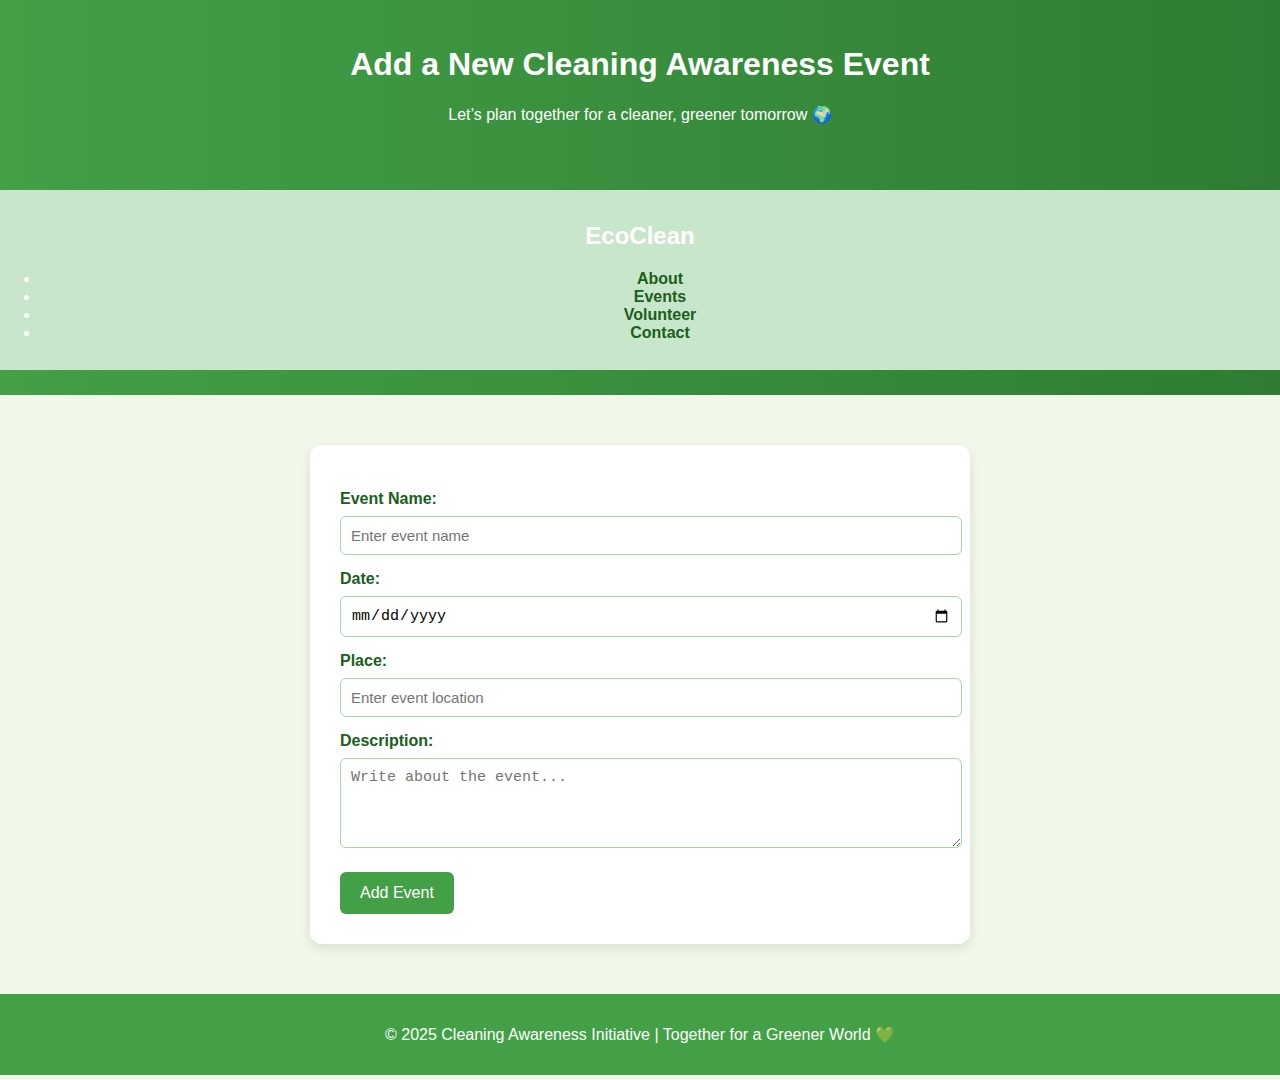
<file: add_event.html>
<!DOCTYPE html>
<html lang="en">
  <head>
    <meta charset="UTF-8" />
    <title>Add Cleaning Event</title>
    <style>
      body {
        font-family: "Poppins", sans-serif;
        margin: 0;
        padding: 0;
        background-color: #f1f8e9;
        color: #2e7d32;
      }

      header {
        background: linear-gradient(90deg, #43a047, #2e7d32);
        color: white;
        text-align: center;
        padding: 25px 0;
      }

      nav {
        background-color: #c8e6c9;
        text-align: center;
        padding: 12px 0;
      }

      nav a {
        text-decoration: none;
        color: #1b5e20;
        font-weight: bold;
        margin: 0 15px;
        transition: color 0.3s;
      }

      nav a:hover {
        color: #388e3c;
      }

      .form-container {
        max-width: 600px;
        margin: 50px auto;
        background-color: white;
        padding: 30px;
        border-radius: 12px;
        box-shadow: 0 4px 12px rgba(0, 0, 0, 0.1);
        transition: transform 0.3s;
      }

      .form-container:hover {
        transform: scale(1.02);
      }

      label {
        font-weight: bold;
        display: block;
        margin-top: 15px;
        color: #1b5e20;
      }

      input,
      textarea {
        width: 100%;
        padding: 10px;
        margin-top: 8px;
        border: 1px solid #a5d6a7;
        border-radius: 6px;
        font-size: 15px;
        outline-color: #43a047;
      }

      button {
        margin-top: 20px;
        padding: 12px 20px;
        background-color: #43a047;
        border: none;
        color: white;
        font-size: 16px;
        border-radius: 6px;
        cursor: pointer;
        transition: background-color 0.3s;
      }

      button:hover {
        background-color: #2e7d32;
      }

      footer {
        background-color: #43a047;
        color: white;
        text-align: center;
        padding: 15px;
        margin-top: 40px;
      }

      .menu-toggle {
        display: none;
        font-size: 1.5rem;
      }
    </style>
  </head>
  <body>
    <header>
      <h1>Add a New Cleaning Awareness Event</h1>
      <p>Let’s plan together for a cleaner, greener tomorrow 🌍</p>
    </header>

    <!-- <nav>
    <a href="events.html">Home</a>
    <a href="add-event.html">Add Event</a>
  </nav> -->

    <header>
      <div class="container">
        <nav>
          <h2>EcoClean</h2>
          <div class="menu-toggle" onclick="toggleMenu()">☰</div>
          <ul id="nav-menu">
            <li><a href="./about.html">About</a></li>
            <li><a href="#events">Events</a></li>
            <li><a href="#volunteer">Volunteer</a></li>
            <li><a href="#contact">Contact</a></li>
          </ul>
        </nav>
      </div>
    </header>

    <div class="form-container">
      <form>
        <label for="event-name">Event Name:</label>
        <input
          type="text"
          id="event-name"
          placeholder="Enter event name"
          required
        />

        <label for="event-date">Date:</label>
        <input type="date" id="event-date" required />

        <label for="event-place">Place:</label>
        <input
          type="text"
          id="event-place"
          placeholder="Enter event location"
          required
        />

        <label for="event-description">Description:</label>
        <textarea
          id="event-description"
          rows="4"
          placeholder="Write about the event..."
          required
        ></textarea>

        <button type="submit">Add Event</button>
      </form>
    </div>

    <footer>
      <p>
        © 2025 Cleaning Awareness Initiative | Together for a Greener World 💚
      </p>
    </footer>
  </body>
</html>
</file>
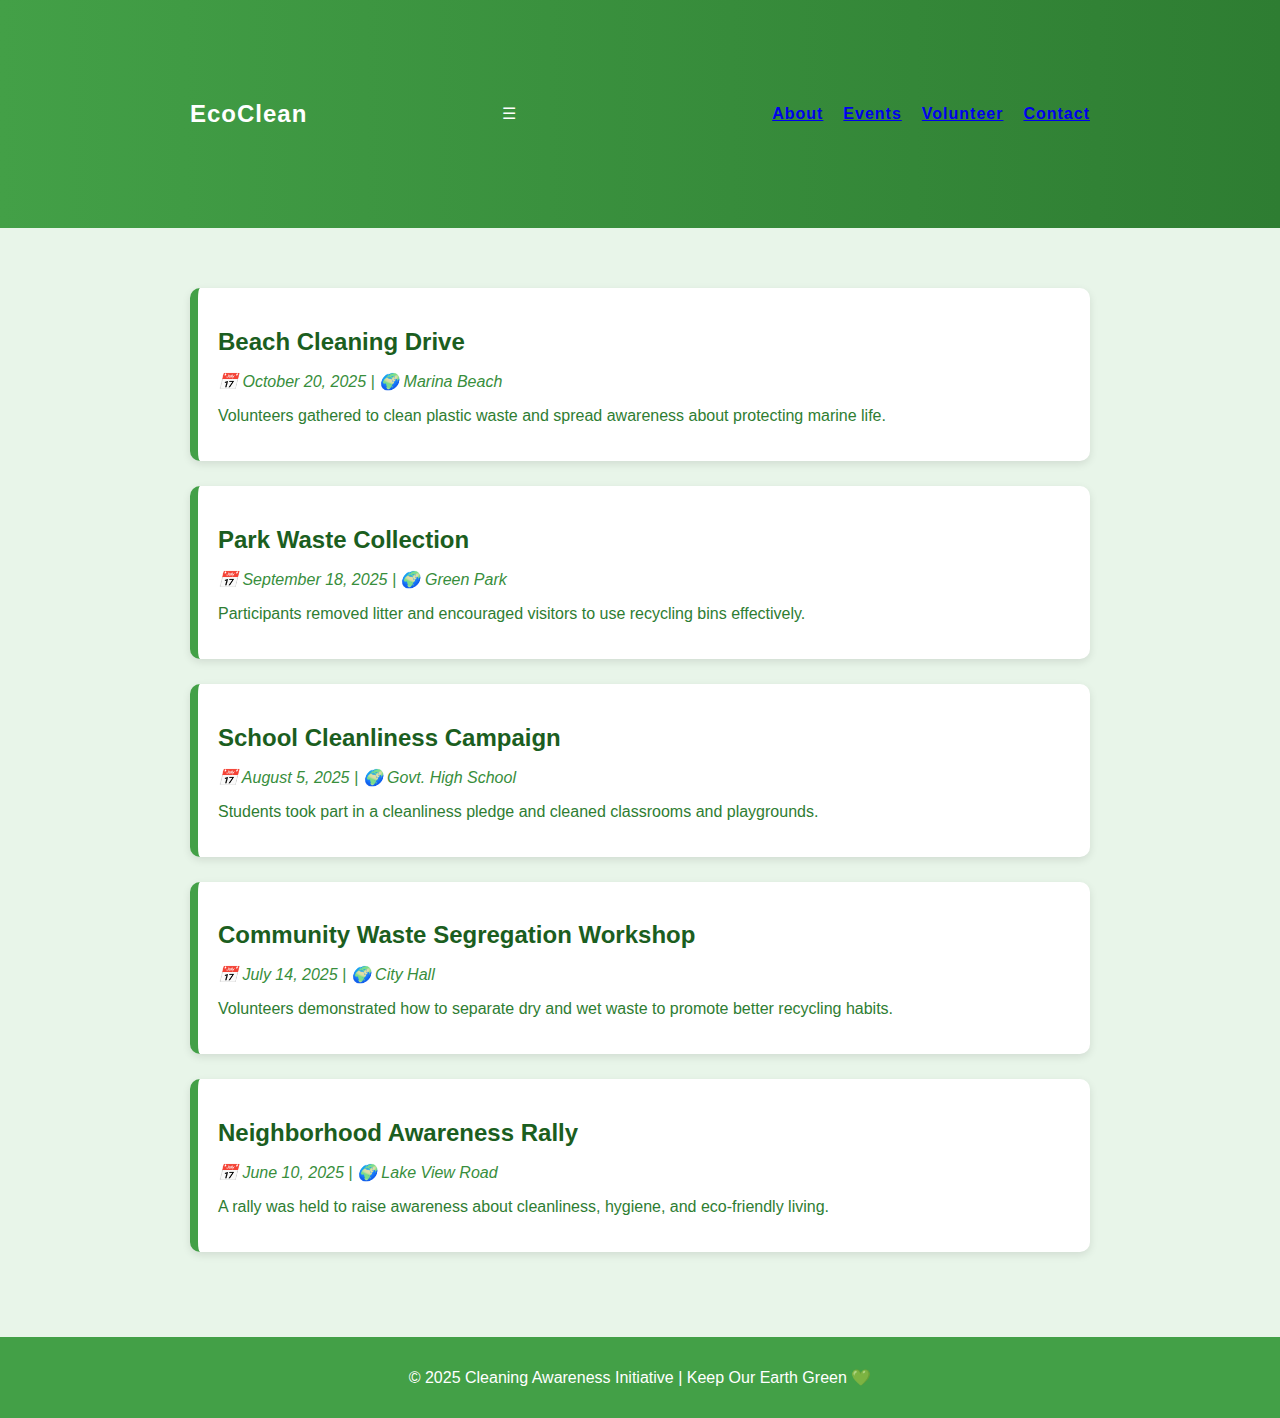
<file: event.html>
<!DOCTYPE html>
<html lang="en">
  <head>
    <meta charset="UTF-8" />
    <title>Cleaning Awareness - Events</title>
    <style>
      body {
        font-family: "Poppins", sans-serif;
        margin: 0;
        padding: 0;
        background-color: #e8f5e9;
        color: #2e7d32;
      }

      header {
        background: linear-gradient(90deg, #43a047, #2e7d32);
        color: white;
        text-align: center;
        padding: 25px 0;
        letter-spacing: 1px;
      }

      header {
        background-color: #2e8b57;
        color: white;
        padding: 20px 0;
        position: sticky;
        top: 0;
        z-index: 1000;
        transition: 0.3s;
      }

      header:hover {
        background-color: #3cb371;
      }

      .container {
        width: 90%;
        max-width: 1200px;
        margin: auto;
      }

      nav {
        display: flex;
        justify-content: space-between;
        align-items: center;
      }

      nav ul {
        display: flex;
        list-style: none;
      }

      nav ul li {
        margin-left: 20px;
        font-weight: bold;
      }

      nav ul li a:hover {
        color: #ffd700;
        transition: 0.3s;
      }

      /* nav {
      background-color: #c8e6c9;
      text-align: center;
      padding: 12px 0;
    }

    nav a {
      text-decoration: none;
      color: #1b5e20;
      font-weight: bold;
      margin: 0 15px;
      transition: color 0.3s;
    }

    nav a:hover {
      color: #388e3c;
    } */

      .container {
        max-width: 900px;
        margin: 40px auto;
        padding: 20px;
      }

      .event {
        background-color: #ffffff;
        border-left: 8px solid #43a047;
        border-radius: 10px;
        box-shadow: 0 3px 8px rgba(0, 0, 0, 0.1);
        padding: 20px;
        margin-bottom: 25px;
        transition: transform 0.3s, box-shadow 0.3s;
      }

      .event:hover {
        transform: translateY(-5px);
        box-shadow: 0 6px 12px rgba(0, 0, 0, 0.15);
      }

      .event h2 {
        color: #1b5e20;
        margin-bottom: 5px;
      }

      .event-date {
        font-style: italic;
        color: #388e3c;
        margin-bottom: 10px;
      }

      footer {
        background-color: #43a047;
        color: white;
        text-align: center;
        padding: 15px;
        margin-top: 40px;
      }
    </style>
  </head>
  <body>
    <!-- <header>
      <h1>Cleaning Awareness Events</h1>
      <p>Join us in making our city clean and green 🌎</p>
    </header> -->

    <!-- <nav>
    <a href="events.html">Home</a>
    <a href="add-event.html">Add Event</a>
  </nav> -->

    <header>
      <div class="container">
        <nav>
          <h2>EcoClean</h2>
          <div class="menu-toggle" onclick="toggleMenu()">☰</div>
          <ul id="nav-menu">
            <li><a href="./about.html">About</a></li>
            <li><a href="#events">Events</a></li>
            <li><a href="#volunteer">Volunteer</a></li>
            <li><a href="#contact">Contact</a></li>
          </ul>
        </nav>
      </div>
    </header>

    <div class="container">
      <div class="event">
        <h2>Beach Cleaning Drive</h2>
        <p class="event-date">📅 October 20, 2025 | 🌍 Marina Beach</p>
        <p>
          Volunteers gathered to clean plastic waste and spread awareness about
          protecting marine life.
        </p>
      </div>

      <div class="event">
        <h2>Park Waste Collection</h2>
        <p class="event-date">📅 September 18, 2025 | 🌍 Green Park</p>
        <p>
          Participants removed litter and encouraged visitors to use recycling
          bins effectively.
        </p>
      </div>

      <div class="event">
        <h2>School Cleanliness Campaign</h2>
        <p class="event-date">📅 August 5, 2025 | 🌍 Govt. High School</p>
        <p>
          Students took part in a cleanliness pledge and cleaned classrooms and
          playgrounds.
        </p>
      </div>

      <div class="event">
        <h2>Community Waste Segregation Workshop</h2>
        <p class="event-date">📅 July 14, 2025 | 🌍 City Hall</p>
        <p>
          Volunteers demonstrated how to separate dry and wet waste to promote
          better recycling habits.
        </p>
      </div>

      <div class="event">
        <h2>Neighborhood Awareness Rally</h2>
        <p class="event-date">📅 June 10, 2025 | 🌍 Lake View Road</p>
        <p>
          A rally was held to raise awareness about cleanliness, hygiene, and
          eco-friendly living.
        </p>
      </div>
    </div>

    <footer>
      <p>© 2025 Cleaning Awareness Initiative | Keep Our Earth Green 💚</p>
    </footer>
  </body>
</html>
</file>
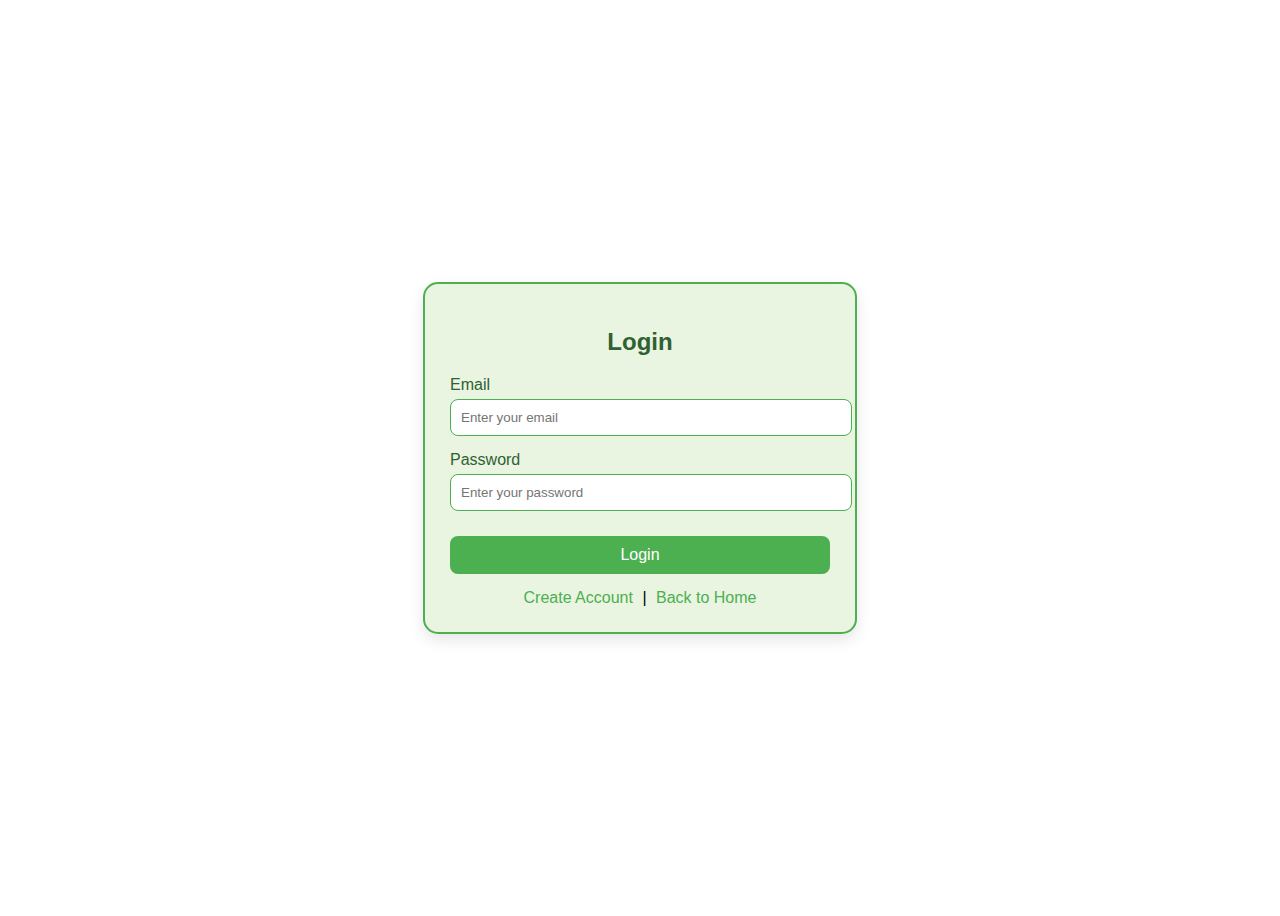
<file: login.html>
<!DOCTYPE html>
<html lang="en">
<head>
  <meta charset="UTF-8">
  <meta name="viewport" content="width=device-width, initial-scale=1.0">
  <title>Login | Cleaning Awareness</title>
  <style>
    body {
      background: white;
      font-family: "Poppins", sans-serif;
      display: flex;
      justify-content: center;
      align-items: center;
      height: 100vh;
    }

    .container {
      width: 380px;
      background: #e9f5e1;
      border: 2px solid #4CAF50;
      border-radius: 15px;
      padding: 25px;
      box-shadow: 0 6px 15px rgba(0, 0, 0, 0.1);
    }

    h2 {
      text-align: center;
      color: #2f6132;
      margin-bottom: 20px;
    }

    .form-group {
      margin-bottom: 15px;
    }

    label {
      display: block;
      margin-bottom: 5px;
      color: #2f6132;
    }

    input {
      width: 100%;
      padding: 10px;
      border: 1px solid #4CAF50;
      border-radius: 8px;
      outline: none;
      background: white;
    }

    input:focus {
      border-color: #2e7031;
    }

    .btn {
      width: 100%;
      padding: 10px;
      background: #4CAF50;
      color: white;
      border: none;
      border-radius: 8px;
      cursor: pointer;
      font-size: 16px;
      margin-top: 10px;
    }

    .btn:hover {
      background: #3b8c40;
    }

    .links {
      text-align: center;
      margin-top: 15px;
    }

    .links a {
      color: #4CAF50;
      text-decoration: none;
      font-weight: 500;
      margin: 0 5px;
    }

    .links a:hover {
      text-decoration: underline;
    }
  </style>
</head>
<body>
  <div class="container">
    <h2>Login</h2>
    <form>
      <div class="form-group">
        <label>Email</label>
        <input type="email" placeholder="Enter your email" required>
      </div>
      <div class="form-group">
        <label>Password</label>
        <input type="password" placeholder="Enter your password" required>
      </div>
      <button class="btn">Login</button>
    </form>
    <div class="links">
      <a href="signup.html">Create Account</a> | 
      <a href="index.html">Back to Home</a>
    </div>
  </div>
</body>
</html>
</file>
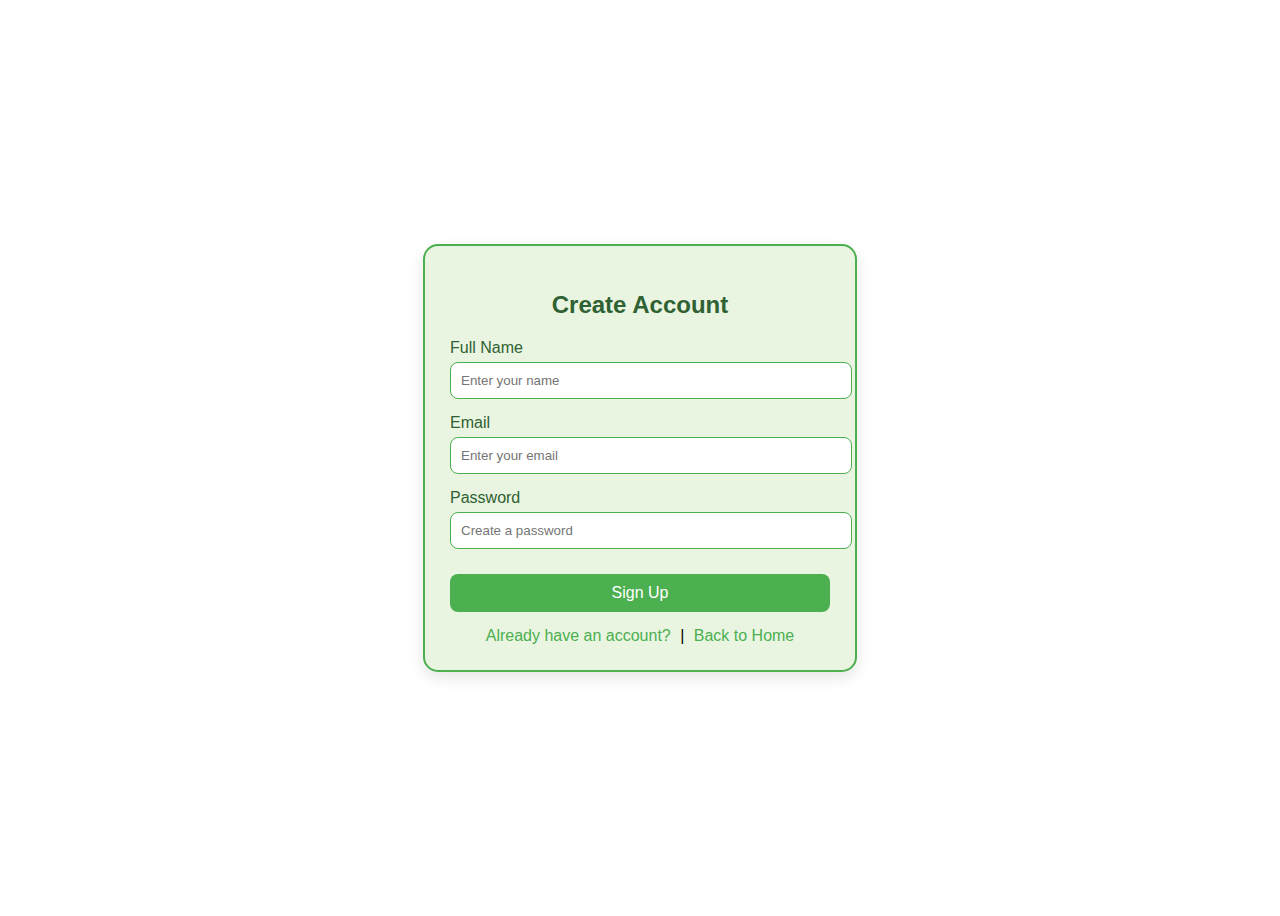
<file: signup.html>
<!DOCTYPE html>
<html lang="en">
<head>
  <meta charset="UTF-8">
  <meta name="viewport" content="width=device-width, initial-scale=1.0">
  <title>Sign Up | Cleaning Awareness</title>
  <style>
    body {
      background: white;
      font-family: "Poppins", sans-serif;
      display: flex;
      justify-content: center;
      align-items: center;
      height: 100vh;
    }

    .container {
      width: 380px;
      background: #e9f5e1;
      border: 2px solid #4CAF50;
      border-radius: 15px;
      padding: 25px;
      box-shadow: 0 6px 15px rgba(0, 0, 0, 0.1);
    }

    h2 {
      text-align: center;
      color: #2f6132;
      margin-bottom: 20px;
    }

    .form-group {
      margin-bottom: 15px;
    }

    label {
      display: block;
      margin-bottom: 5px;
      color: #2f6132;
    }

    input {
      width: 100%;
      padding: 10px;
      border: 1px solid #4CAF50;
      border-radius: 8px;
      outline: none;
      background: white;
    }

    input:focus {
      border-color: #2e7031;
    }

    .btn {
      width: 100%;
      padding: 10px;
      background: #4CAF50;
      color: white;
      border: none;
      border-radius: 8px;
      cursor: pointer;
      font-size: 16px;
      margin-top: 10px;
    }

    .btn:hover {
      background: #3b8c40;
    }

    .links {
      text-align: center;
      margin-top: 15px;
    }

    .links a {
      color: #4CAF50;
      text-decoration: none;
      font-weight: 500;
      margin: 0 5px;
    }

    .links a:hover {
      text-decoration: underline;
    }
  </style>
</head>
<body>
  <div class="container">
    <h2>Create Account</h2>
    <form>
      <div class="form-group">
        <label>Full Name</label>
        <input type="text" placeholder="Enter your name" required>
      </div>
      <div class="form-group">
        <label>Email</label>
        <input type="email" placeholder="Enter your email" required>
      </div>
      <div class="form-group">
        <label>Password</label>
        <input type="password" placeholder="Create a password" required>
      </div>
      <button class="btn">Sign Up</button>
    </form>
    <div class="links">
      <a href="login.html">Already have an account?</a> | 
      <a href="index.html">Back to Home</a>
    </div>
  </div>
</body>
</html>
</file>
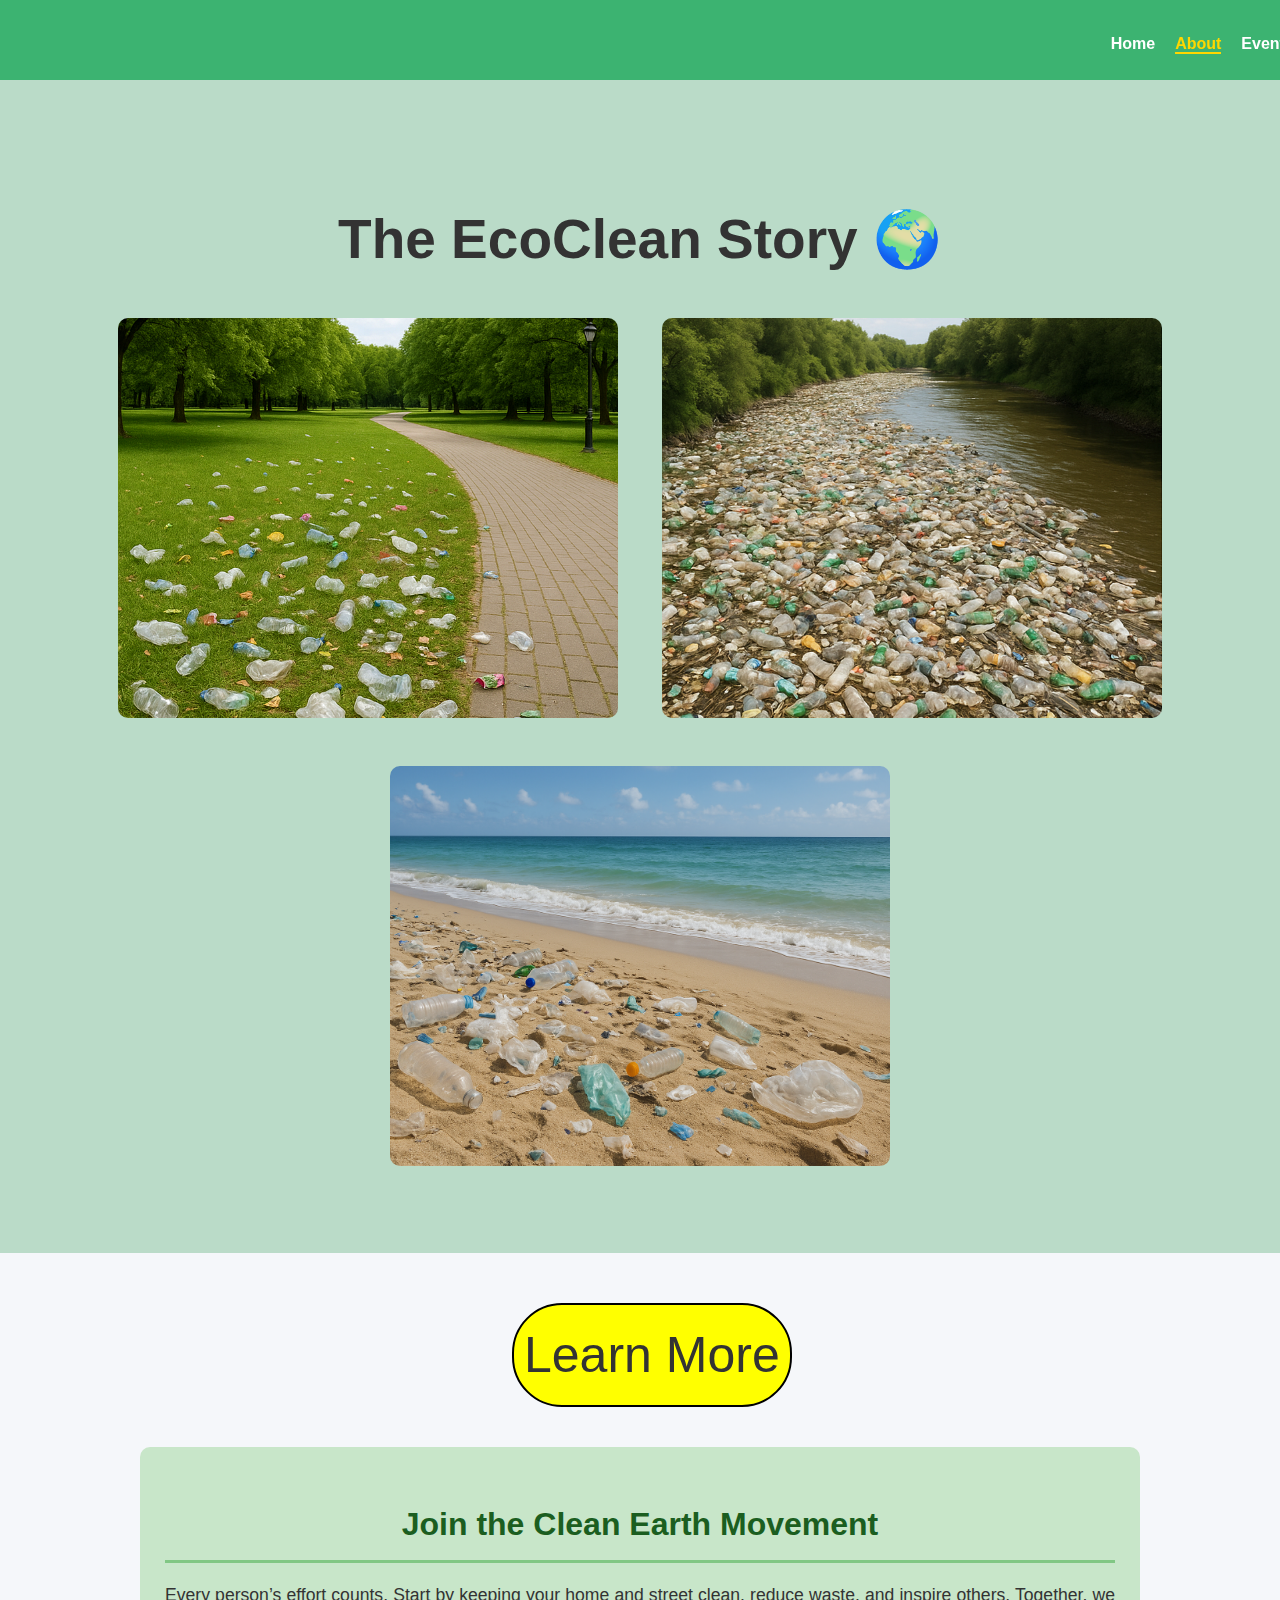
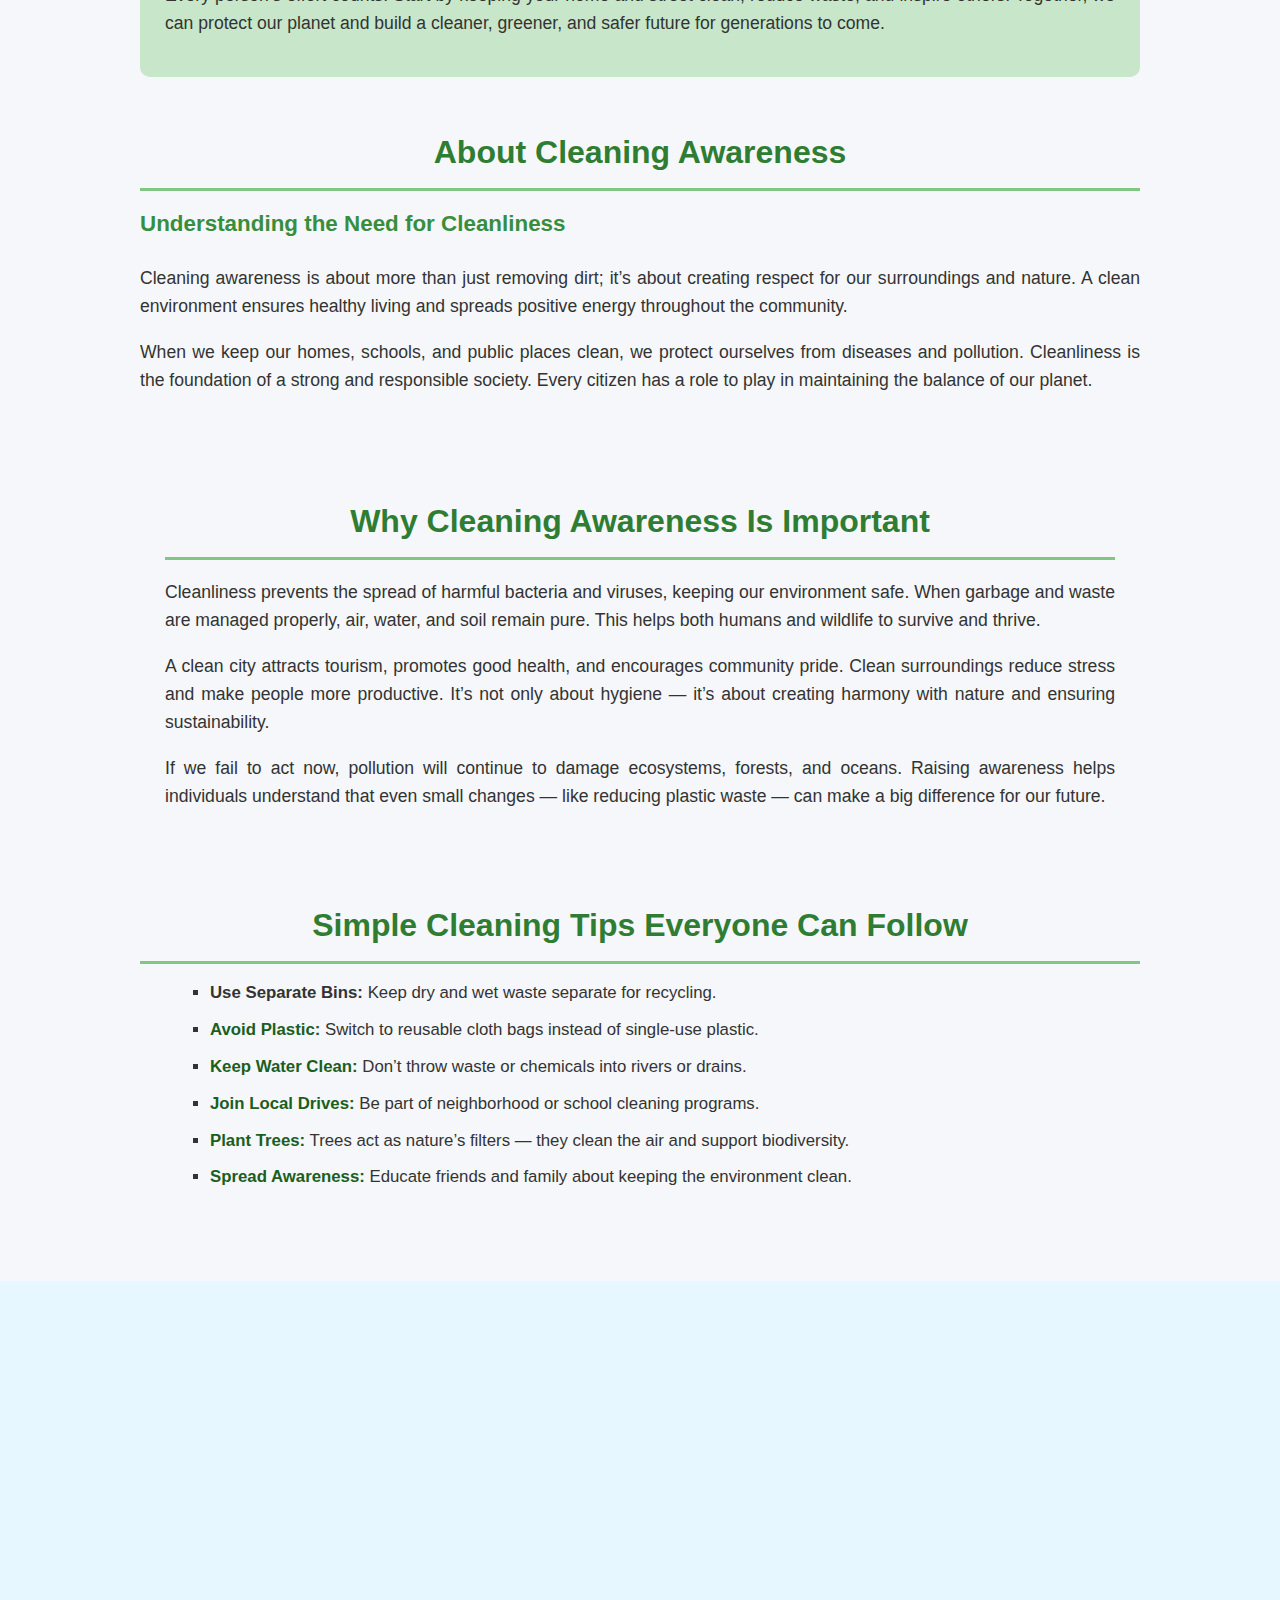
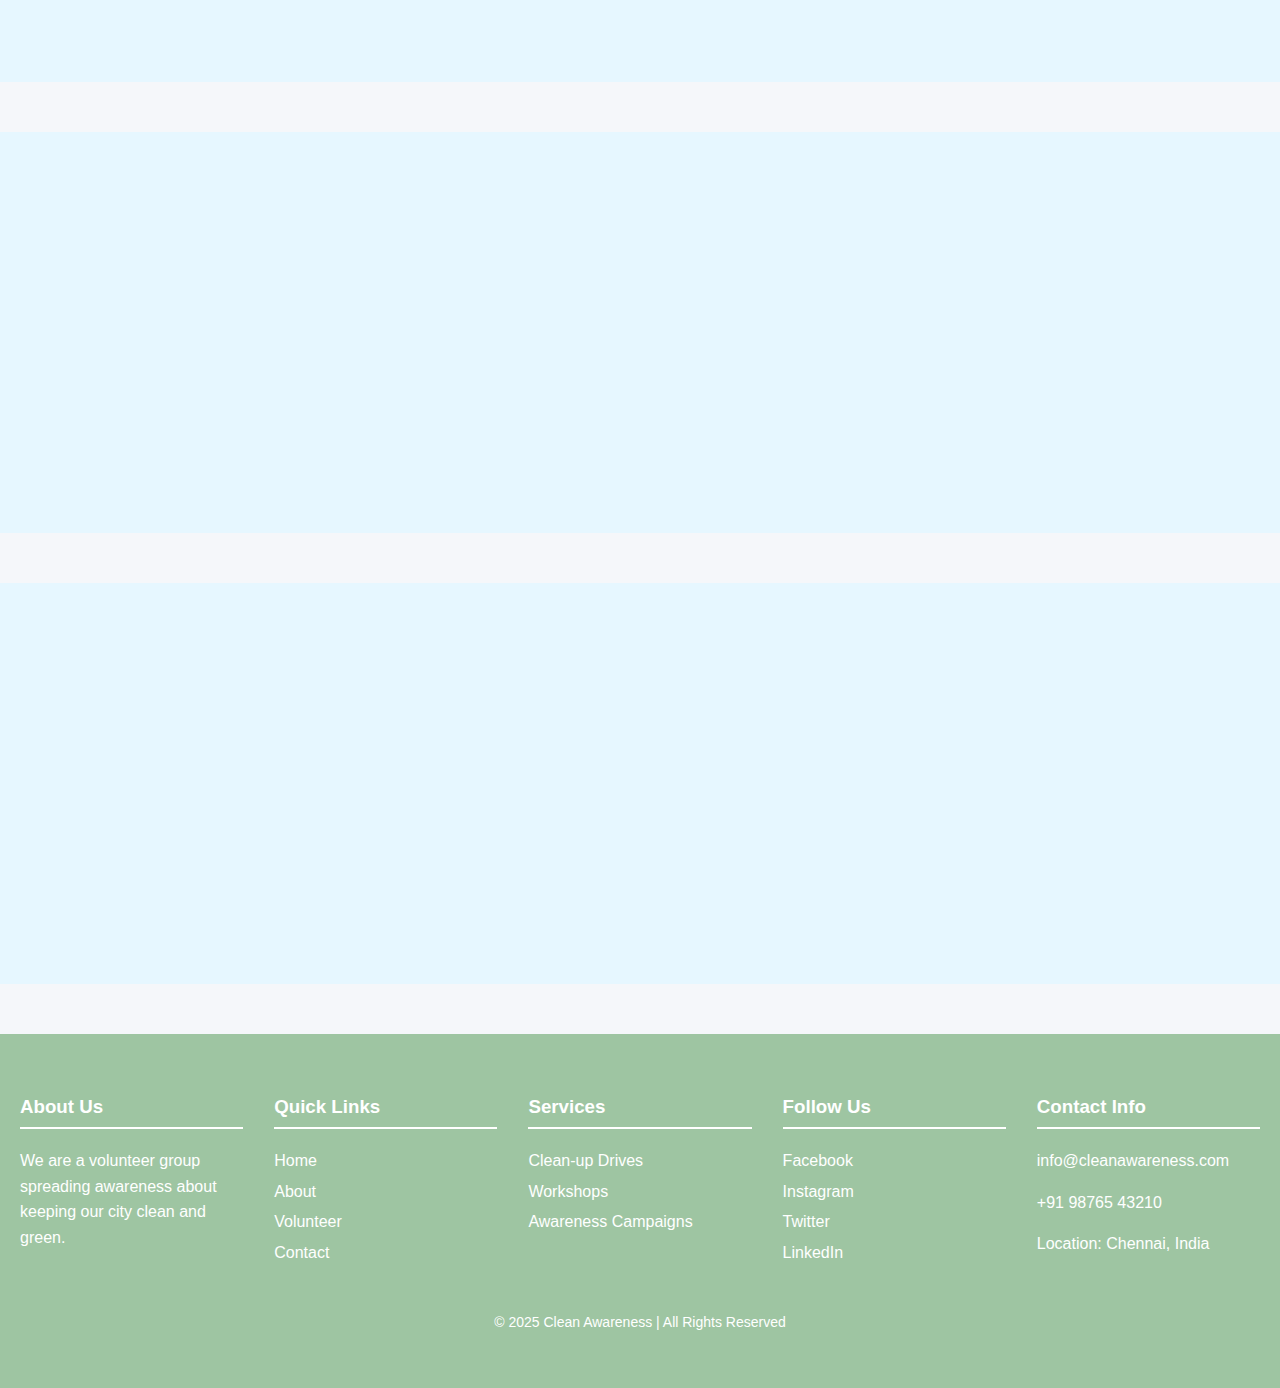
<file: realcode/pages/about.html>
<!DOCTYPE html>
<html lang="en">
  <head>
    <meta charset="UTF-8" />
    <meta name="viewport" content="width=device-width, initial-scale=1.0" />
    <title>About EcoClean</title>
    <link rel="stylesheet" href="../styles/about.css" />
  </head>
  <body>
    <!-- Header -->
    <header>
      <div class="containers">
        <nav>
          <h2 id="nav-logo">EcoClean</h2>
          <ul id="nav-menu">
            <li><a href="../index.html" >Home</a></li>
            <li><a href="#about " class="active-page">About</a></li>
            <li><a href="../pages/events.html">Events</a></li>
            <li><a href="../pages/volunteer.html">Volunteer</a></li>
            <li><a href="../pages/contact.html">Contact</a></li>
          </ul>
        </nav>
      </div>
    </header>

    <!-- Hero Section -->
    <section class="page-hero">
      <div class="centre"><b><p class="a1">The EcoClean Story 🌍</p></b></div>
      <div class="hero-content">
        <img
          src="../assets/park_polluted_real.png"
          alt="EcoClean Mission"
          class="big-img size"
        />
        <img
          src="../assets/park_clean_reals.png"
          alt="EcoClean Mission"
          class="big-img2 size"
        />
      </div>

      <div class="hero-content">
        
        <img
          src="../assets/river_polluted (1).png"
          alt="EcoClean Mission"
          class="big-img size"
        />
        <img
          src="../assets/river_clean.png"
          alt="EcoClean Mission"
          class="big-img2 size"
        />
      </div>

      <div class="hero-content">
        <img
          src="../assets/beach.withplatic (1).png"
          alt="EcoClean Mission"
          class="big-img size"
        />
        <img
          src="../assets/beach.withplatic (2).png"
          alt="EcoClean Mission"
          class="big-img2 size"
        />
      </div>
      
    </section>
    <div class="centre box">
        <a href="../pages/mission.html">Learn More</a>
      </div>

    <!-- Main Content -->
    <main>
      <section class="cta">
        <h2>Join the Clean Earth Movement</h2>
        <p>
          Every person’s effort counts. Start by keeping your home and street
          clean, reduce waste, and inspire others. Together, we can protect our
          planet and build a cleaner, greener, and safer future for generations
          to come.
        </p>
      </section>

      <section>
        <h2>About Cleaning Awareness</h2>
        <h3>Understanding the Need for Cleanliness</h3>
        <p>
          Cleaning awareness is about more than just removing dirt; it’s about
          creating respect for our surroundings and nature. A clean environment
          ensures healthy living and spreads positive energy throughout the
          community.
        </p>
        <p>
          When we keep our homes, schools, and public places clean, we protect
          ourselves from diseases and pollution. Cleanliness is the foundation
          of a strong and responsible society. Every citizen has a role to play
          in maintaining the balance of our planet.
        </p>
      </section>

      <section class="importance">
        <h2>Why Cleaning Awareness Is Important</h2>
        <p>
          Cleanliness prevents the spread of harmful bacteria and viruses,
          keeping our environment safe. When garbage and waste are managed
          properly, air, water, and soil remain pure. This helps both humans and
          wildlife to survive and thrive.
        </p>
        <p>
          A clean city attracts tourism, promotes good health, and encourages
          community pride. Clean surroundings reduce stress and make people more
          productive. It’s not only about hygiene — it’s about creating harmony
          with nature and ensuring sustainability.
        </p>
        <p>
          If we fail to act now, pollution will continue to damage ecosystems,
          forests, and oceans. Raising awareness helps individuals understand
          that even small changes — like reducing plastic waste — can make a big
          difference for our future.
        </p>
      </section>

      <section class="tips">
        <h2>Simple Cleaning Tips Everyone Can Follow</h2>
        <ul>
          <li>
            <b>Use Separate Bins:</b> Keep dry and wet waste separate
            for recycling.
          </li>
          <li>
            <strong>Avoid Plastic:</strong> Switch to reusable cloth bags
            instead of single-use plastic.
          </li>
          <li>
            <strong>Keep Water Clean:</strong> Don’t throw waste or chemicals
            into rivers or drains.
          </li>
          <li>
            <strong>Join Local Drives:</strong> Be part of neighborhood or
            school cleaning programs.
          </li>
          <li>
            <strong>Plant Trees:</strong> Trees act as nature’s filters — they
            clean the air and support biodiversity.
          </li>
          <li>
            <strong>Spread Awareness:</strong> Educate friends and family about
            keeping the environment clean.
          </li>
        </ul>
      </section>
    </main>

    <!-- Impact Section -->
    <section class="detail-section alternate-bg">
      <div class="container flux">
        <h2 class="fade-in-up mah">Our Impact ✨</h2>
        <div class="impact-stats">
          <div class="stat-box fade-in-up delay-1">
            <h3>This Week</h3>
            <p id="green">Increased by 50%</p>
          </div>
          <div class="stat-box fade-in-up delay-2">
            <h3>20,000 kg</h3>
            <p>Waste Diverted from Landfills</p>
          </div>
          <div class="stat-box fade-in-up delay-3">
            <h3>5,000+</h3>
            <p>Active Volunteers</p>
          </div>
          <div class="stat-box fade-in-up delay-3">
            <h3>150+</h3>
            <p>Cleanup Events Organized</p>
          </div>
        </div>
      </div>
    </section>

    <section class="detail-section alternate-bg">
      <div class="container flux">
        <h2 class="fade-in-up mah">Our Impact ✨</h2>
        <div class="impact-stats">
          <div class="stat-box fade-in-up delay-1">
            <h3>This Month</h3>
            <p id="green">Increased by 40%</p>
          </div>
          <div class="stat-box fade-in-up delay-2">
            <h3>20,000 kg</h3>
            <p>Waste Diverted from Landfills</p>
          </div>
          <div class="stat-box fade-in-up delay-3">
            <h3>5,000+</h3>
            <p>Active Volunteers</p>
          </div>
          <div class="stat-box fade-in-up delay-3">
            <h3>150+</h3>
            <p>Cleanup Events Organized</p>
          </div>
        </div>
      </div>
    </section>

    <section class="detail-section alternate-bg">
      <div class="container flux">
        <h2 class="fade-in-up mah">Our Impact ✨</h2>
        <div class="impact-stats">
          <div class="stat-box fade-in-up delay-1">
            <h3>Current Year</h3>
            <p id="green">Increased by 90%</p>
          </div>
          <div class="stat-box fade-in-up delay-2">
            <h3>20,000 kg</h3>
            <p>Waste Diverted from Landfills</p>
          </div>
          <div class="stat-box fade-in-up delay-3">
            <h3>5,000+</h3>
            <p>Active Volunteers</p>
          </div>
          <div class="stat-box fade-in-up delay-3">
            <h3>150+</h3>
            <p>Cleanup Events Organized</p>
          </div>
        </div>
      </div>
    </section>

    <!-- Footer -->
    <footer>
      <div class="footer-container">
        <div class="footer-section">
          <h3>About Us</h3>
          <p>
            We are a volunteer group spreading awareness about keeping our city
            clean and green.
          </p>
        </div>

        <div class="footer-section">
          <h3>Quick Links</h3>
          <ul>
            <li><a href="../index.html">Home</a></li>
            <li><a href="../pages/about.html">About</a></li>
            <li><a href="../pages/volunteer.html">Volunteer</a></li>
            <li><a href="../pages/contact.html">Contact</a></li>
          </ul>
        </div>

        <div class="footer-section">
          <h3>Services</h3>
          <ul>
            <li><a href="../pages/about.html">Clean-up Drives</a></li>
            <li><a href="../pages/volunteer.html">Workshops</a></li>
            <li><a href="../pages/about.html">Awareness Campaigns</a></li>
          </ul>
        </div>

        <div class="footer-section">
          <h3>Follow Us</h3>
          <ul>
            <li><a href="https://www.facebook.com/">Facebook</a></li>
            <li><a href="https://www.instagram.com/">Instagram</a></li>
            <li><a href="https://x.com/">Twitter</a></li>
            <li><a href="https://www.linkedin.com/login">LinkedIn</a></li>
          </ul>
        </div>

        <div class="footer-section">
          <h3>Contact Info</h3>
          <p>
            <a href="mailto:info@cleanawareness.com">info@cleanawareness.com</a>
          </p>
          <p><a href="tel:+919876543210">+91 98765 43210</a></p>
          <p>Location: Chennai, India</p>
        </div>
      </div>

      <p class="copyright">
        © 2025 <a href="#">Clean Awareness</a> | All Rights Reserved
      </p>
    </footer>
  </body>
</html>
</file>
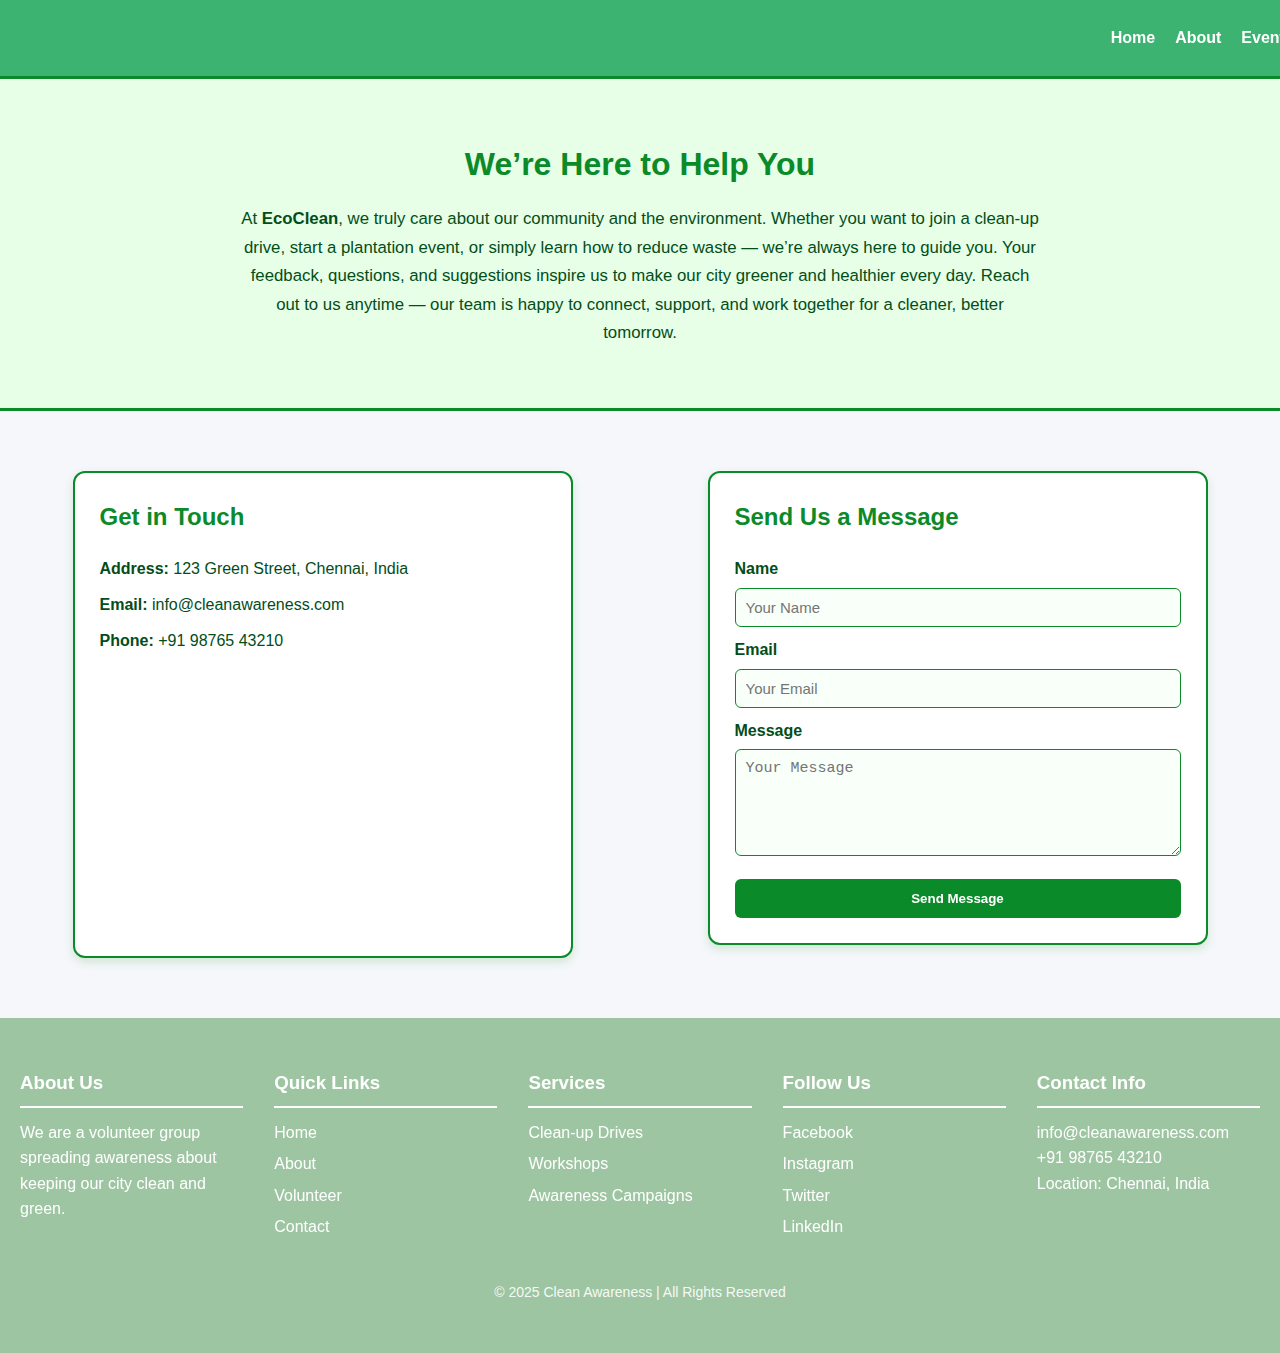
<file: realcode/pages/contact.html>
<!DOCTYPE html>
<html lang="en">
  <head>
    <meta charset="UTF-8" />
    <meta name="viewport" content="width=device-width, initial-scale=1.0" />
    <title>Contact Us | EcoClean</title>
    <link rel="stylesheet" href="../styles/contact.css" />
  </head>
  <body>
    <!-- ===== Header ===== -->
    <header>
      <div class="container">
        <nav>
          <h2 id="nav-logo">EcoClean</h2>
          <ul id="nav-menu">
            <li><a href="../index.html">Home</a></li>
            <li><a href="../pages/about.html">About</a></li>
            <li><a href="../pages/events.html">Events</a></li>
            <li><a href="../pages/volunteer.html">Volunteer</a></li>
            <li><a href="#contact" class="active-page">Contact</a></li>
          </ul>
        </nav>
      </div>
    </header>
    <section class="contact-about">
  <div class="contact-about-content">
    <h2>We’re Here to Help You</h2>
    <p>
      At <strong>EcoClean</strong>, we truly care about our community and the
      environment. Whether you want to join a clean-up drive, start a
      plantation event, or simply learn how to reduce waste — we’re always here
      to guide you. Your feedback, questions, and suggestions inspire us to
      make our city greener and healthier every day. Reach out to us anytime —
      our team is happy to connect, support, and work together for a cleaner,
      better tomorrow.
    </p>
  </div>
</section>


    <!-- ===== Contact Section ===== -->
    <section class="contact-container" id="contact">
      <div class="contact-info">
        <h2>Get in Touch</h2>
        <p><strong>Address:</strong> 123 Green Street, Chennai, India</p>
        <p><strong>Email:</strong> info@cleanawareness.com</p>
        <p><strong>Phone:</strong> +91 98765 43210</p>

        <div class="map-container">
          <iframe
            src="https://www.google.com/maps?q=Chennai%20India&output=embed"
            allowfullscreen=""
            loading="lazy"
          ></iframe>
        </div>
      </div>

      <div class="contact-form">
        <h2>Send Us a Message</h2>
        <form>
          <label for="name">Name</label>
          <input type="text" id="name" placeholder="Your Name" required />

          <label for="email">Email</label>
          <input type="email" id="email" placeholder="Your Email" required />

          <label for="message">Message</label>
          <textarea
            id="message"
            rows="5"
            placeholder="Your Message"
            required
          ></textarea>

          <button type="submit">Send Message</button>
        </form>
      </div>
    </section>

    <!-- ===== Footer ===== -->
    <footer>
      <div class="footer-container">
        <div class="footer-section">
          <h3>About Us</h3>
          <p>
            We are a volunteer group spreading awareness about keeping our city
            clean and green.
          </p>
        </div>

        <div class="footer-section">
          <h3>Quick Links</h3>
          <ul>
            <li><a href="../index.html">Home</a></li>
            <li><a href="../pages/about.html">About</a></li>
            <li><a href="../pages/volunteer.html">Volunteer</a></li>
            <li><a href="../pages/contact.html">Contact</a></li>
          </ul>
        </div>

        <div class="footer-section">
          <h3>Services</h3>
          <ul>
            <li><a href="../pages/about.html">Clean-up Drives</a></li>
            <li><a href="../pages/volunteer.html">Workshops</a></li>
            <li><a href="../pages/about.html">Awareness Campaigns</a></li>
          </ul>
        </div>

        <div class="footer-section">
          <h3>Follow Us</h3>
          <ul>
            <li><a href="https://www.facebook.com/">Facebook</a></li>
            <li><a href="https://www.instagram.com/">Instagram</a></li>
            <li><a href="https://x.com/">Twitter</a></li>
            <li><a href="https://www.linkedin.com/login">LinkedIn</a></li>
          </ul>
        </div>

        <div class="footer-section">
          <h3>Contact Info</h3>
          <p><a href="mailto:info@cleanawareness.com">info@cleanawareness.com</a></p>
          <p><a href="tel:+919876543210">+91 98765 43210</a></p>
          <p>Location: Chennai, India</p>
        </div>
      </div>

      <p class="copyright">
        © 2025 <a href="#">Clean Awareness</a> | All Rights Reserved
      </p>
    </footer>
  </body>
</html>
</file>
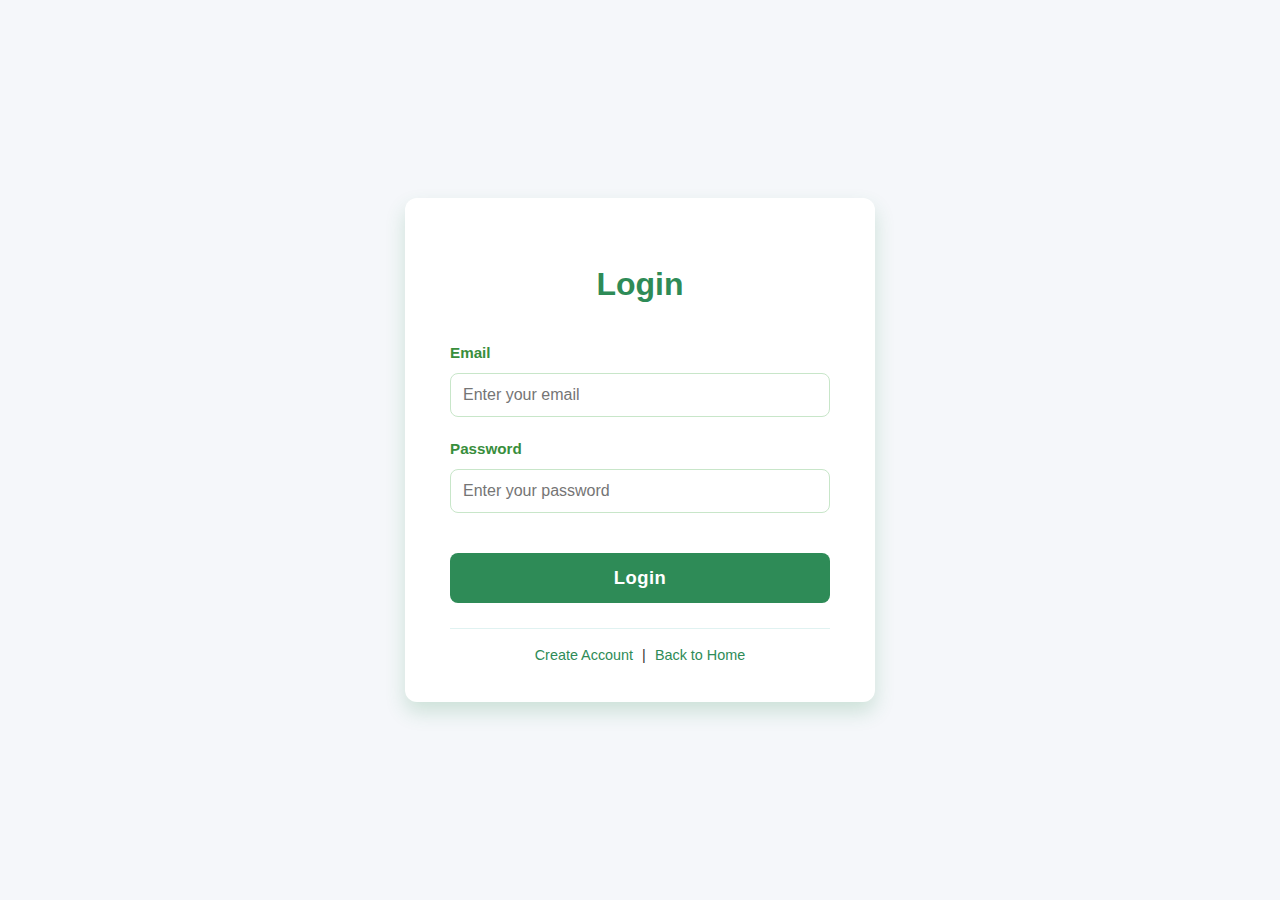
<file: realcode/pages/login.html>
<!DOCTYPE html>
<html lang="en">
<head>
  <meta charset="UTF-8">
  <meta name="viewport" content="width=device-width, initial-scale=1.0">
  <title>Login | Cleaning Awareness</title>
  <link rel="stylesheet" href="../styles/login.css">
</head>
<body>
  <div class="container">
    <h2>Login</h2>
    <form>
      <div class="form-group">
        <label>Email</label>
        <input type="email" placeholder="Enter your email" required>
      </div>
      <div class="form-group">
        <label>Password</label>
        <input type="password" placeholder="Enter your password" required>
      </div>
      <button class="btn">Login</button>
    </form>
    <div class="links">
      <a href="signup.html">Create Account</a> | 
      <a href="../index.html">Back to Home</a>
    </div>
  </div>
</body>
</html>
</file>
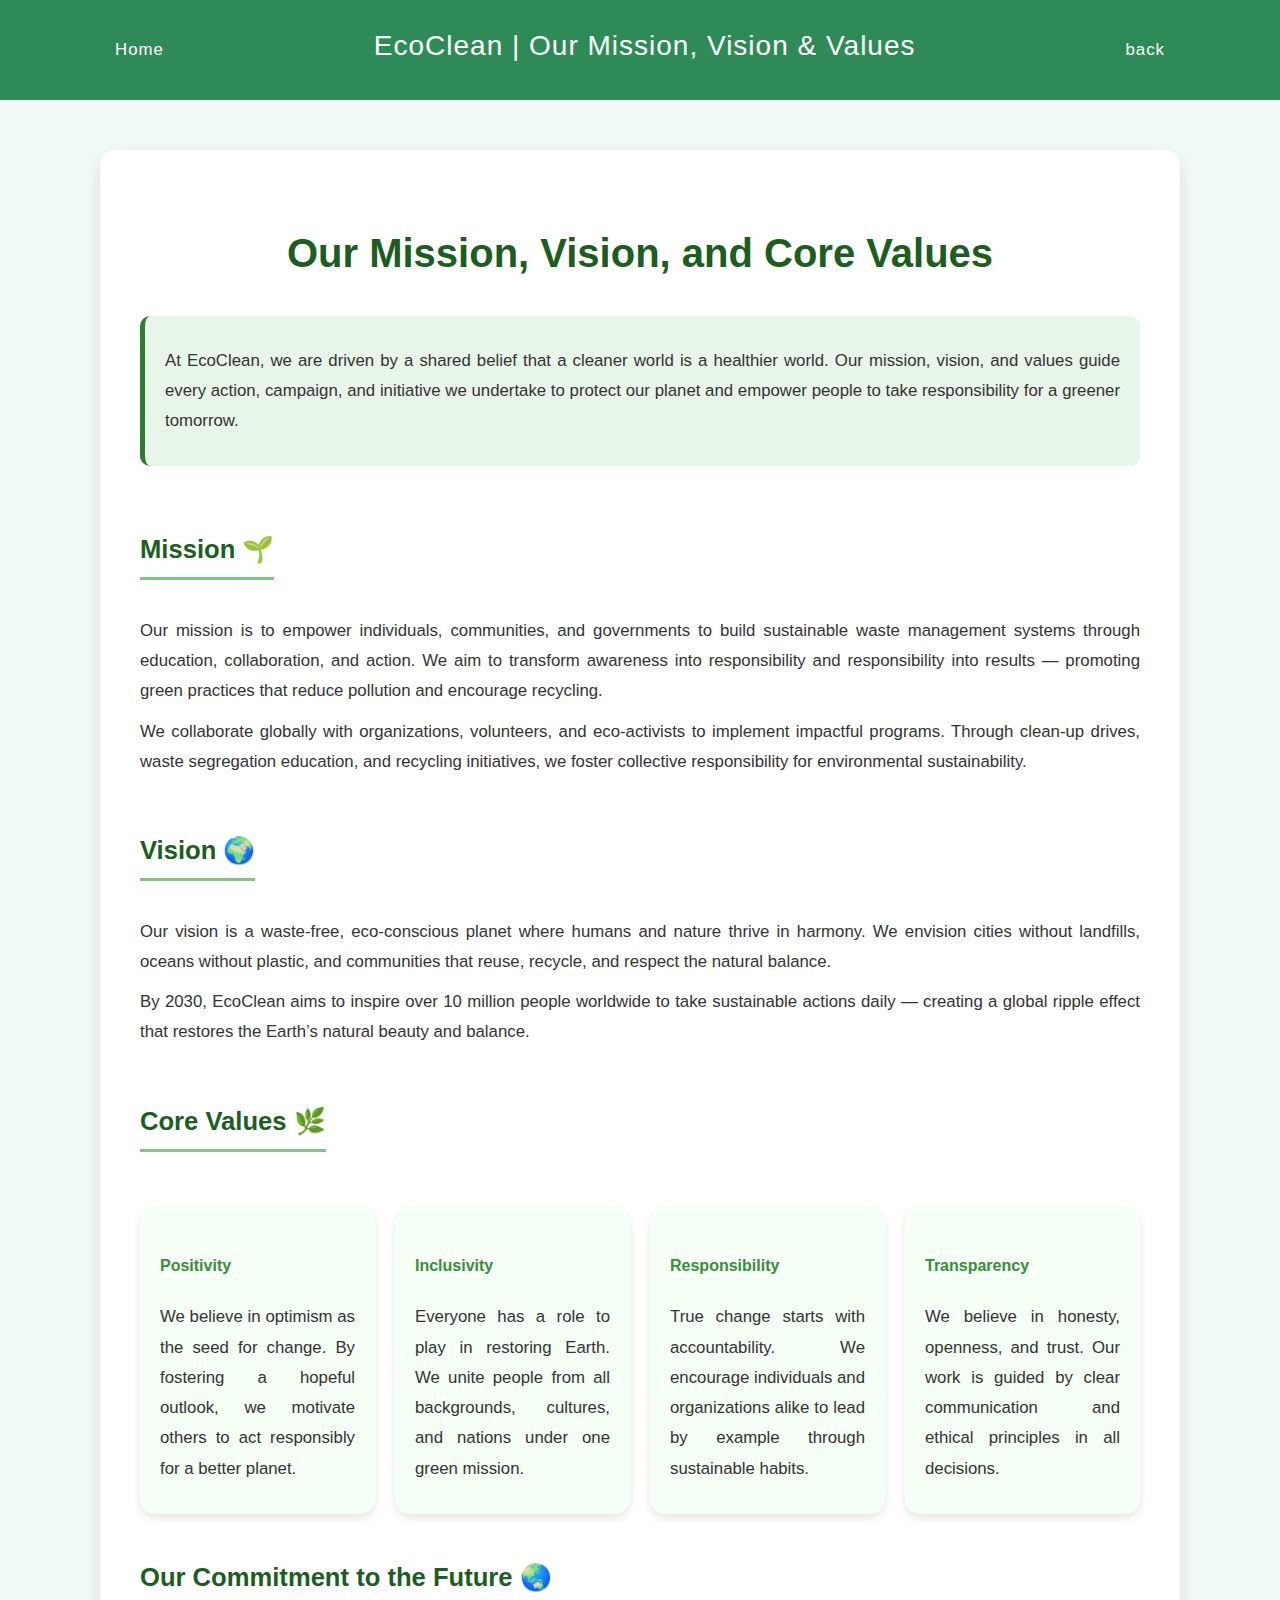
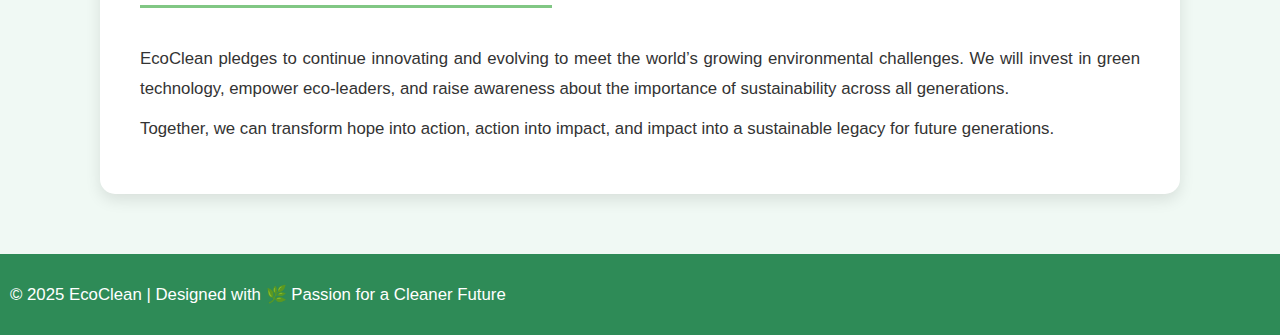
<file: realcode/pages/mission.html>
<!DOCTYPE html>
<html lang="en">
  <head>
    <meta charset="UTF-8" />
    <meta name="viewport" content="width=device-width, initial-scale=1.0" />
    <title>Our Mission, Vision, and Values | EcoClean</title>
    <style>
      body {
        font-family: "Poppins", sans-serif;
        margin: 0;
        padding: 0;
        background: #f0f9f4;
        color: #333;
      }

      header {
        background-color: #2e8b57;
        color: white;
        text-align: center;
        padding: 30px 10px;
        font-size: 28px;
        letter-spacing: 1px;
        display: flex;
        justify-content: space-around;
        
      }

      section {
        max-width: 1000px;
        margin: 50px auto;
        background: white;
        border-radius: 15px;
        padding: 40px;
        box-shadow: 0 6px 15px rgba(0, 0, 0, 0.1);
        line-height: 1.8;
      }

      h1,
      h2,
      h3,
      h4 {
        color: #1b5e20;
        text-align: center;
      }
      a{
        text-decoration: none;
        color: white;
      }

      h1 {
        font-size: 2.5rem;
      }

      h3 {
        margin-top: 40px;
        font-size: 1.6rem;
        border-bottom: 3px solid #81c784;
        display: inline-block;
        padding-bottom: 5px;
      }

      h4 {
        color: #388e3c;
        margin-top: 25px;
        text-align: left;
      }

      p {
        text-align: justify;
        font-size: 1.05rem;
        margin: 10px 0;
      }

      .highlight {
        background-color: #e8f5e9;
        padding: 20px;
        border-left: 5px solid #2e7d32;
        border-radius: 10px;
        margin: 20px 0;
      }

      .values {
        display: grid;
        grid-template-columns: repeat(auto-fit, minmax(220px, 1fr));
        gap: 20px;
        margin-top: 30px;
      }

      .value-card {
        background: #f5fff6;
        padding: 20px;
        border-radius: 15px;
        box-shadow: 0 4px 10px rgba(0, 0, 0, 0.1);
        transition: transform 0.3s ease;
      }

      .value-card:hover {
        transform: scale(1.05);
      }

      footer {
        background: #2e8b57;
        color: white;
        text-align: center;
        padding: 20px 10px;
        margin-top: 60px;
      }

      @media (max-width: 768px) {
        section {
          padding: 25px;
        }
      }
    </style>
  </head>
  <body>
    <header><a href="../index.html"><p>Home</p></a>EcoClean | Our Mission, Vision & Values
      <a href="../pages/about.html"><p>back</p></a>
    </header>

    <section>
      <h1>Our Mission, Vision, and Core Values</h1>
      <div class="highlight">
        <p>
          At EcoClean, we are driven by a shared belief that a cleaner world is
          a healthier world. Our mission, vision, and values guide every action,
          campaign, and initiative we undertake to protect our planet and
          empower people to take responsibility for a greener tomorrow.
        </p>
      </div>

      <h3>Mission 🌱</h3>
      <p>
        Our mission is to empower individuals, communities, and governments to
        build sustainable waste management systems through education,
        collaboration, and action. We aim to transform awareness into
        responsibility and responsibility into results — promoting green
        practices that reduce pollution and encourage recycling.
      </p>

      <p>
        We collaborate globally with organizations, volunteers, and
        eco-activists to implement impactful programs. Through clean-up drives,
        waste segregation education, and recycling initiatives, we foster
        collective responsibility for environmental sustainability.
      </p>

      <h3>Vision 🌍</h3>
      <p>
        Our vision is a waste-free, eco-conscious planet where humans and nature
        thrive in harmony. We envision cities without landfills, oceans without
        plastic, and communities that reuse, recycle, and respect the natural
        balance.
      </p>

      <p>
        By 2030, EcoClean aims to inspire over 10 million people worldwide to
        take sustainable actions daily — creating a global ripple effect that
        restores the Earth’s natural beauty and balance.
      </p>

      <h3>Core Values 🌿</h3>

      <div class="values">
        <div class="value-card">
          <h4>Positivity</h4>
          <p>
            We believe in optimism as the seed for change. By fostering a
            hopeful outlook, we motivate others to act responsibly for a better
            planet.
          </p>
        </div>

        <div class="value-card">
          <h4>Inclusivity</h4>
          <p>
            Everyone has a role to play in restoring Earth. We unite people from
            all backgrounds, cultures, and nations under one green mission.
          </p>
        </div>

        <div class="value-card">
          <h4>Responsibility</h4>
          <p>
            True change starts with accountability. We encourage individuals and
            organizations alike to lead by example through sustainable habits.
          </p>
        </div>

        <div class="value-card">
          <h4>Transparency</h4>
          <p>
            We believe in honesty, openness, and trust. Our work is guided by
            clear communication and ethical principles in all decisions.
          </p>
        </div>
      </div>

      <h3>Our Commitment to the Future 🌏</h3>
      <p>
        EcoClean pledges to continue innovating and evolving to meet the world’s
        growing environmental challenges. We will invest in green technology,
        empower eco-leaders, and raise awareness about the importance of
        sustainability across all generations.
      </p>

      <p>
        Together, we can transform hope into action, action into impact, and
        impact into a sustainable legacy for future generations.
      </p>
    </section>

    <footer>
      <p>© 2025 EcoClean | Designed with 🌿 Passion for a Cleaner Future</p>
    </footer>
  </body>
</html>
</file>
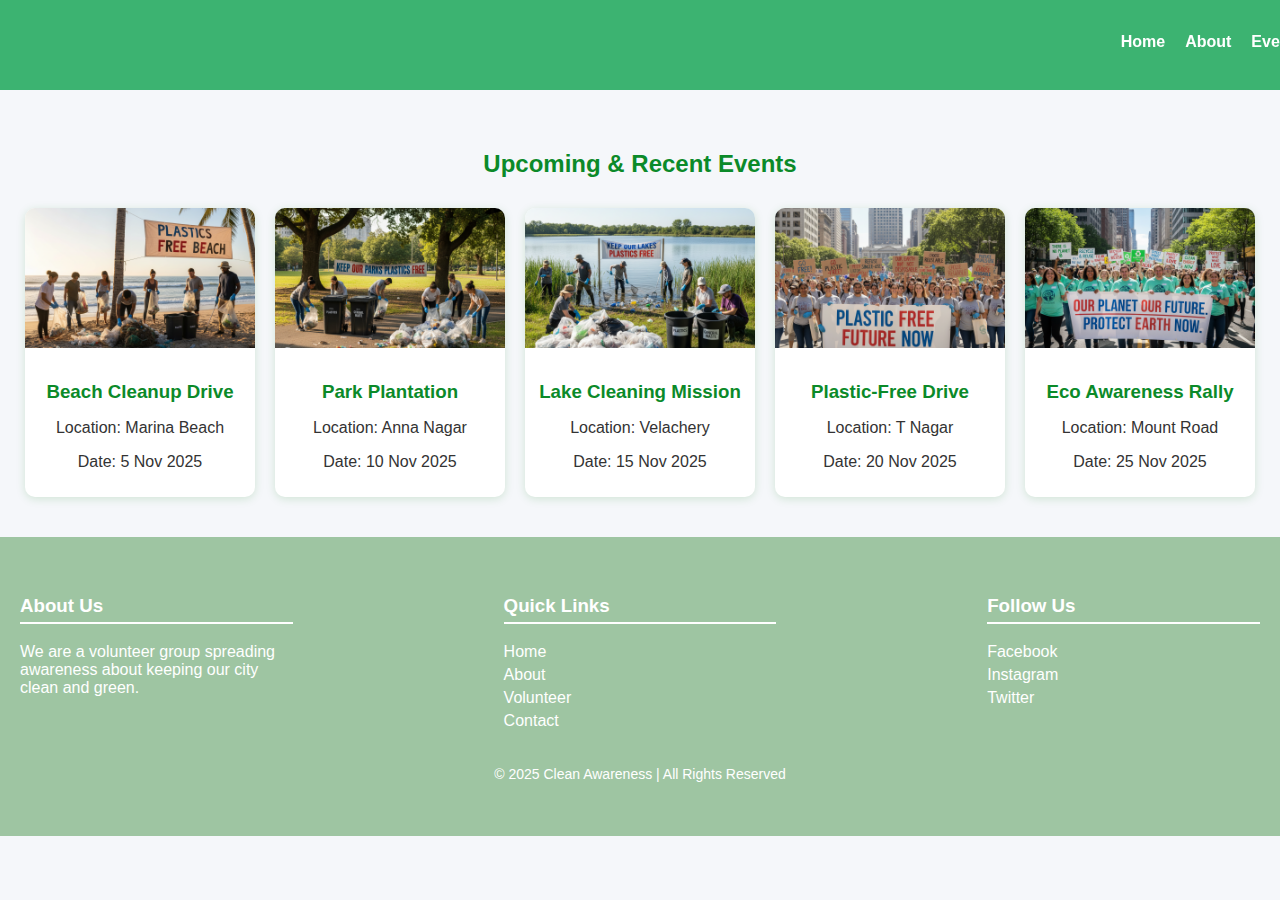
<file: realcode/pages/volunteer.html>
<!DOCTYPE html>
<html lang="en">
  <head>
    <meta charset="UTF-8" />
    <meta name="viewport" content="width=device-width, initial-scale=1.0" />
    <title>Volunteer - EcoClean</title>
    <link rel="stylesheet" href="../styles/volunteer.css" />
  </head>

  <body>
    <!--  Header -->
    <header>
      <div class="container">
        <nav>
          <h2 class="nav-logo">EcoClean</h2>
          <ul id="nav-menu">
            <li><a href="../index.html">Home</a></li>
            <li><a href="../pages/about.html">About</a></li>
            <li><a href="../pages/events.html">Events</a></li>
            <li>
              <a href="../pages/volunteer.html" class="active-page"
                >Volunteer</a
              >
            </li>
            <li><a href="../pages/contact.html">Contact</a></li>
          </ul>
        </nav>
      </div>
    </header>

    <!--  Volunteer Form Section -->
    
    <!--  Event Cards -->
    <section class="event-section">
      <h2>Upcoming & Recent Events</h2>
      <div class="event-container">
        <div class="event-card">
          <img src="../assets/vol.beach.png" alt="Beach Cleanup" />
          <div class="card-content">
            <h3>Beach Cleanup Drive</h3>
            <p>Location: Marina Beach</p>
            <p>Date: 5 Nov 2025</p>
          </div>
          <div class="hover-info">80 Participants Joined</div>
        </div>

        <div class="event-card">
          <img src="../assets/vol.park.png" alt="Park Plantation" />
          <div class="card-content">
            <h3>Park Plantation</h3>
            <p>Location: Anna Nagar</p>
            <p>Date: 10 Nov 2025</p>
          </div>
          <div class="hover-info">60 Participants Joined</div>
        </div>

        <div class="event-card">
          <img src="../assets/vol.lake.png" alt="Lake Cleaning" />
          <div class="card-content">
            <h3>Lake Cleaning Mission</h3>
            <p>Location: Velachery</p>
            <p>Date: 15 Nov 2025</p>
          </div>
          <div class="hover-info">75 Participants Joined</div>
        </div>

        <div class="event-card">
          <img src="../assets/vol.pfree.png" alt="Plastic-Free Drive" />
          <div class="card-content">
            <h3>Plastic-Free Drive</h3>
            <p>Location: T Nagar</p>
            <p>Date: 20 Nov 2025</p>
          </div>
          <div class="hover-info">50 Participants Joined</div>
        </div>

                
        

        <div class="event-card">
          <img src="../assets/vol.awar.png" alt="Awareness Rally" />
          <div class="card-content">
            <h3>Eco Awareness Rally</h3>
            <p>Location: Mount Road</p>
            <p>Date: 25 Nov 2025</p>
          </div>
          <div class="hover-info">100 Participants Joined</div>
        </div>
      </div>
    </section>

    <!--  Footer -->
    <footer>
      <div class="footer-container">
        <div class="footer-section">
          <h3>About Us</h3>
          <p>
            We are a volunteer group spreading awareness about keeping our city
            clean and green.
          </p>
        </div>

        <div class="footer-section">
          <h3>Quick Links</h3>
          <ul>
            <li><a href="../index.html">Home</a></li>
            <li><a href="../pages/about.html">About</a></li>
            <li><a href="../pages/volunteer.html">Volunteer</a></li>
            <li><a href="../pages/contact.html">Contact</a></li>
          </ul>
        </div>

        <div class="footer-section">
          <h3>Follow Us</h3>
          <ul>
            <li><a href="https://www.facebook.com/">Facebook</a></li>
            <li><a href="https://www.instagram.com/">Instagram</a></li>
            <li><a href="https://x.com/">Twitter</a></li>
          </ul>
        </div>
      </div>

      <p class="copyright">
        © 2025 <a href="#">Clean Awareness</a> | All Rights Reserved
      </p>
    </footer>
  </body>
</html>
</file>
<file: realcode/styles/about.css>
/* ===== Global ===== */
body {
  font-family: "Roboto", sans-serif;
  line-height: 1.6;
  color: #333;
  background: #f5f7fa;
  margin: 0;
  padding: 0;
}

a {
  text-decoration: none;
  color: inherit;
}

img {
  max-width: 100%;
  height: auto;
  border-radius: 10px;
}
.box{
   width: fit-content;
  /*height: fit-content;*/
  padding: 10px; 
  background-color: yellow;
  border-radius: 50px;
  border: 2px solid black;
  margin-left: 40%;
  
}

#bold {
  /* font-size: 50px; */
  /* Original, potentially problematic positioning: */
  /* position: relative; */
  /* bottom: 50%; */
  /* left: 30%; */
}
.centre{
  text-align: center;
  font-size: 50px;
  /* border: 1px solid black; */
  justify-content: center;
}
.a1{
  text-align: center;
}


#green {
  color: red;
  font-size: larger;
}

.containers {
  width: 90%;
  max-width: 1200px;
  margin: auto;
}

.alternate-bg {
  background-color: #e6f7ff;
}

.importance {
  /* background-color: #e8f5e9; */
  padding: 25px;
  border-left: 0px solid #2e7d32;
  border-radius: 10px;
}

.tips ul {
  list-style-type: square;
  margin-left: 30px;
}

.tips li {
  margin-bottom: 10px;
  font-size: 1.05em;
}

.tips li strong {
  color: #1b5e20;
}

.cta {
  background-color: #c8e6c9;
  padding: 25px;
  border-radius: 10px;
  text-align: center;
}

.cta h2 {
  color: #1b5e20;
}

.mah {
  text-align: center;
}

/* ===== Header ===== */
header {
  background-color: #2e8b57;
  color: white;
  padding: 20px 0;
  position: sticky;
  top: 0;
  z-index: 1000;
  transition: background-color 0.3s;
  height: 40px;}
  

header:hover {
  background-color: #3cb371;
}
#nav-menu{
  text-align: center;
  /* border: 1px solid black; */
  position: relative;
  bottom: 15px;
  left: 250px;
}
#nav-logo{
  text-align: center;
  /* border: 1px solid black; */
  position: relative;
  bottom: 15px;
  right: 250px;
}

nav {
  display: flex;
  justify-content: space-between;
  align-items: center;
}

nav ul {
  display: flex;
  list-style: none;
  padding: 0;
}

nav ul li {
  margin-left: 20px;
  font-weight: bold;
}

nav ul li a {
  transition: color 0.3s; /* Transition applied to the link for hover effect */
}

nav ul li a:hover {
  color: #ffd700;
}

.active-page {
  color: #ffd700;
  border-bottom: 2px solid #ffd700;
}

/* ===== Hero Section ===== */
.page-hero {
  background-color: #badbc8;
  height:fit-content ;
 
  /* display: flex;
  flex-direction: column; */
  justify-content: space-between;
  align-items: center;
  text-align: center;
  padding: 60px 20px;
  gap: 40px;
  /* min-height: 100vh; */
  position: relative;
  
}

/* **Consolidated Hero Image Hover Logic** */
.hero-content {
  position: relative;
  display: inline-block;
  padding: 20px;
  border-radius: 10px;
  
}

.size {
  width: 500px;
  height: 400px;
  object-fit: cover;
  border-radius: 10px;
  transition: opacity 0.4s ease-in-out; /* Only transition opacity on the base image */
}

.big-img2 {
  width: 500px;
  height: 400px;
  position: absolute;
  border-radius: 10px;
  top: 0;
  left: 0;
  opacity: 0;
  padding: 20px;
  transition: opacity 0.4s ease-in-out; /* Only transition opacity on the hover image */
}

.hero-content:hover .big-img2 {
  opacity: 1;
}

.hero-content:hover .big-img {
  opacity: 0;
}
/* **End Consolidated Hero Image Hover Logic** */


/* ===== Detail Sections ===== */
.detail-section {
  padding: 40px 20px;
  text-align: center;
}


/* ===== Impact Stats ===== */
.impact-stats {
  display: flex;
  justify-content: center;
  flex-wrap: wrap;
  gap: 20px;
  margin-top: 30px;
}

.stat-box {
  background: #ffffff;
  border-radius: 10px;
  width: 220px;
  padding: 25px 15px;
  box-shadow: 0 4px 8px rgba(0, 0, 0, 0.1);
  transition: transform 0.3s;
}

.stat-box:hover {
  transform: scale(1.05);
}

.stat-box h3 {
  font-size: 2rem;
  color: #096d16;
  margin-bottom: 8px;
}

.stat-box p {
  color: #555;
  font-weight: 500;
}

/* ===== Main Content ===== */
main {
  padding: 40px 20px;
  max-width: 1000px;
  margin: auto;
}

section {
  margin-bottom: 50px;
}

section h2 {
  color: #2e7d32;
  font-size: 2em;
  border-bottom: 3px solid #81c784;
  padding-bottom: 10px;
  margin-bottom: 15px;
  text-align: center;
}

section h3 {
  color: #388e3c;
  margin-top: 10px;
  font-size: 1.4em;
}

section p {
  font-size: 1.1em;
  text-align: justify;
  margin-bottom: 15px;
}

/* ===== Animation ===== */
.fade-in-up {
  opacity: 0;
  animation: fadeInUp 1s ease-out forwards;
}

.delay-1 { animation-delay: 0.3s; }
.delay-2 { animation-delay: 0.5s; }
.delay-3 { animation-delay: 0.7s; }

@keyframes fadeInUp {
  from {
    opacity: 0;
    transform: translateY(20px);
  }
  to {
    opacity: 1;
    transform: translateY(0);
  }
}

/* ===== Footer ===== */
footer {
  background-color: #9ec5a2;
  color: white;
  padding: 40px 20px;
}

.footer-container {
  display: flex;
  justify-content: space-between;
  flex-wrap: wrap;
  gap: 20px;
}

.footer-section {
  width: 18%;
  min-width: 200px;
}

.footer-section h3 {
  border-bottom: 2px solid white;
  padding-bottom: 5px;
}

.footer-section ul {
  list-style: none;
  padding: 0;
}

.footer-section li {
  margin: 5px 0;
}

.footer-section ul li:hover {
  text-decoration: underline;
  cursor: pointer;
}

footer .copyright {
  text-align: center;
  margin-top: 30px;
  font-size: 14px;
}

/* ===== Responsive ===== */
@media (max-width: 768px) {
  .page-hero {
    flex-direction: column;
    padding: 30px 10px;
  }

  .size {
    width: 90%;
    height: auto;
  }

  .impact-stats {
    flex-direction: column;
    align-items: center;
  }

  .stat-box {
    width: 90%;
  }

  #bold {
    font-size: 30px;
    /* Resetting the absolute/relative offsets for mobile: */
    /* position: static;  */
    bottom: auto;
    left: auto;
    text-align: center; 
    justify-content: center;/* Center the text content on smaller screens */
  }
}
</file>
<file: realcode/styles/login.css>
/*
====================================
Login Form CSS - Green Theme
====================================
*/

/* --- Global & Body --- */
body {
    /* Uses the font from your main site's global CSS */
    font-family: "Roboto", sans-serif;
    line-height: 1.6;
    color: #333; /* Dark text for readability */
    background: #f5f7fa; /* Very light background for contrast */
    margin: 0;
    padding: 0;
    /* Center the container vertically and horizontally on the page */
    display: flex;
    justify-content: center;
    align-items: center;
    min-height: 100vh;
}

/* --- Container (The Card) --- */
.container {
    background-color: #ffffff; /* White card background */
    padding: 35px 45px;
    border-radius: 12px;
    /* Main green for a subtle, brand-aligned shadow */
    box-shadow: 0 10px 20px rgba(46, 139, 87, 0.2); 
    max-width: 380px;
    width: 90%;
    text-align: center;
    transition: transform 0.3s ease-in-out;
}

.container:hover {
    transform: translateY(-2px); /* Slight lift on hover */
}

/* --- Heading --- */
.container h2 {
    color: #2e8b57; /* Medium Sea Green (Primary Green) */
    margin-bottom: 30px;
    font-size: 2em;
    font-weight: 700;
}

/* --- Form Group & Labels --- */
.form-group {
    margin-bottom: 20px;
    text-align: left;
}

.form-group label {
    display: block;
    margin-bottom: 8px;
    font-weight: 600;
    color: #388e3c; /* Darker Green for labels */
    font-size: 0.95em;
}

/* --- Input Fields --- */
input[type="email"],
input[type="password"] {
    width: 100%;
    padding: 12px;
    border: 1px solid #c8e6c9; /* Light green border */
    border-radius: 8px;
    box-sizing: border-box; 
    font-size: 1em;
    transition: border-color 0.3s, box-shadow 0.3s;
}

input:focus {
    border-color: #3cb371; /* Highlight border on focus */
    outline: none;
    box-shadow: 0 0 8px rgba(60, 179, 113, 0.4); /* Green glow on focus */
}

/* --- Button (The CTA) --- */
.btn {
    width: 100%;
    padding: 14px;
    background-color: #2e8b57; /* Primary Green for the main action */
    color: white;
    border: none;
    border-radius: 8px;
    font-size: 1.15em;
    font-weight: bold;
    cursor: pointer;
    margin-top: 20px;
    letter-spacing: 0.5px;
    transition: background-color 0.3s, transform 0.1s;
}

.btn:hover {
    background-color: #3cb371; /* Brighter Green on hover */
}

.btn:active {
    transform: scale(0.99); /* Press effect */
}

/* --- Links Section --- */
.links {
    margin-top: 25px;
    padding-top: 15px;
    border-top: 1px solid #e0f2f1; /* Very subtle top border to separate links */
    font-size: 0.9em;
}

.links a {
    color: #2e8b57; /* Green link text */
    text-decoration: none;
    font-weight: 500;
    margin: 0 5px;
    transition: color 0.3s;
}

.links a:hover {
    color: #1b5e20; /* Dark green on hover */
    text-decoration: underline;
}

/* --- Responsive Adjustment --- */
@media (max-width: 500px) {
    .container {
        padding: 25px 30px;
        box-shadow: 0 5px 15px rgba(46, 139, 87, 0.15);
    }

    .container h2 {
        font-size: 1.8em;
    }
}
</file>
<file: realcode/styles/volunteer.css>
* {
  box-sizing: border-box;
}

body {
  font-family: "Roboto", sans-serif;
  color: #333;
  background: #f5f7fa;
  margin: 0;
}
header {
  background-color: #2e8b57;
  color: white;
  padding: 20px 0;
  position: sticky;
  top: 0;
  z-index: 1000;
  transition: 0.3s;
}

header:hover {
  background-color: #3cb371;
}

#nav-menu{
  text-align: center;
  /* border: 1px solid black; */
  position: relative;
  bottom: 3px;
  left: 260px;
}
.nav-logo{
  text-align: center;
  /* border: 1px solid black; */
  position: relative;
  top: 4px;
  margin: auto;
  right: 570px; 
}

.container {
  width: 90%;
  max-width: 1200px;
  margin: auto;
}

nav {
  display: flex;
  justify-content: space-between;
  align-items: center;
}

nav ul {
  display: flex;
  list-style: none;
}

nav ul li {
  margin-left: 20px;
  font-weight: bold;
}

nav ul li a:hover {
  color: #ffd700;
  transition: 0.3s;
}
.active-page {
  color: #ffd700;
  border-bottom: 2px solid #ffd700;
}




/* ✅ Event Cards */
.event-section {
  text-align: center;
  padding: 40px 20px;
}

.event-section h2 {
  color: #0b8a29;
  margin-bottom: 30px;
}

.event-container {
  display: flex;
  flex-wrap: wrap;
  justify-content: center;
  gap: 20px;
}

.event-card {
  position: relative;
  width: 230px;
  background-color: white;
  border-radius: 10px;
  overflow: hidden;
  box-shadow: 0 2px 10px rgba(0, 128, 0, 0.15);
  transition: transform 0.3s, box-shadow 0.3s;
}

.event-card img {
  width: 100%;
  height: 140px;
  object-fit: cover;
}

.event-card .card-content {
  padding: 10px;
}

.event-card h3 {
  color: #0b8a29;
  margin-bottom: 5px;
}

.event-card:hover {
  transform: translateY(-5px);
  box-shadow: 0 4px 15px rgba(0, 128, 0, 0.3);
}

/* ✅ Hover Effect: Participant Status */
.hover-info {
  position: absolute;
  bottom: 0;
  background-color: rgba(11, 138, 41, 0.9);
  color: white;
  width: 100%;
  text-align: center;
  padding: 10px;
  font-weight: bold;
  opacity: 0;
  transition: opacity 0.3s;
}

.event-card:hover .hover-info {
  opacity: 1;
}

/* ✅ Footer */
footer {
  background-color: #9ec5a2;
  color: white;
  padding: 40px 20px;
}

.footer-container {
  display: flex;
  justify-content: space-between;
  flex-wrap: wrap;
}

.footer-section {
  width: 22%;
  min-width: 200px;
}

.footer-section h3 {
  border-bottom: 2px solid white;
  padding-bottom: 5px;
}

.footer-section ul {
  list-style: none;
  padding: 0;
}

.footer-section li {
  margin: 5px 0;
}

.footer-section li:hover {
  text-decoration: underline;
  cursor: pointer;
}

footer .copyright {
  text-align: center;
  margin-top: 20px;
  font-size: 14px;
}

a {
  text-decoration: none;
  color: #fff;
}
</file>
<file: realcode/styles/contact.css>
/* Reset and Base */
* {
  margin: 0;
  padding: 0;
  box-sizing: border-box;
}

body {
  font-family: "Roboto", sans-serif;
  color: #333;
  background: #f5f7fa;
  line-height: 1.6;
}

/* Links */
a {
  text-decoration: none;
  color: inherit;
}
.contact-about {
  background-color: #e6ffe6;
  padding: 60px 20px;
  text-align: center;
  border-top: 3px solid #0b8a29;
  border-bottom: 3px solid #0b8a29;
}

.contact-about-content {
  max-width: 800px;
  margin: auto;
}

.contact-about h2 {
  color: #0b8a29;
  font-size: 2rem;
  margin-bottom: 15px;
  font-weight: bold;
}

.contact-about p {
  color: #034d1a;
  font-size: 1.05rem;
  line-height: 1.7;
}


/* header */
header {
  background-color: #2e8b57;
  color: white;
  padding: 15px 0;
  position: sticky;
  top: 0;
  z-index: 1000;
  transition: background-color 0.3s;
}

header:hover {
  background-color: #3cb371;
}

.container {
  width: 90%;
  max-width: 1200px;
  margin: auto;
}

nav {
  display: flex;
  justify-content: space-between;
  align-items: center;
}

nav h2 {
  font-size: 1.8rem;
  letter-spacing: 1px;
}

nav ul {
  list-style: none;
  display: flex;
  gap: 20px;
}

nav ul li a {
  font-weight: bold;
  color: white;
  transition: color 0.3s;
}

nav ul li a:hover,
.active-page {
  color: #ffd700;
  border-bottom: 2px solid #ffd700;
}
#nav-menu{
  text-align: center;
  /* border: 1px solid black; */
  position: relative;
  /* bottom: 15px;*/
  left: 250px; 
}
#nav-logo{
  text-align: center;
  /* border: 1px solid black; */
  position: relative;
  /* bottom: 15px;*/
  right: 250px; 
}
/* Contact Section  */
.contact-container {
  display: flex;
  justify-content: space-around;
  align-items: flex-start;
  flex-wrap: wrap;
  padding: 60px 20px;
  gap: 30px;
}

.contact-info,
.contact-form
{
  flex: 1;
  min-width: 350px;
  max-width: 500px;
  background-color: #ffffff;
  border: 2px solid #0b8a29;
  border-radius: 12px;
  padding: 25px;
  box-shadow: 0 4px 10px rgba(0, 128, 0, 0.15);
  
}


.contact-info h2,
.contact-form h2 {
  color: #0b8a29;
  margin-bottom: 20px;
}

.contact-info p {
  margin-bottom: 10px;
  color: #034d1a;
}

/* Google Map */
.map-container {
  margin-top: 20px;
  border-radius: 10px;
  overflow: hidden;
}

.map-container iframe {
  width: 100%;
  height: 250px;
  border: 0;
}

/* Form */
label {
  display: block;
  margin-top: 10px;
  font-weight: bold;
  color: #034d1a;
}

input,
textarea {
  width: 100%;
  padding: 10px;
  margin-top: 6px;
  border: 1px solid #0b8a29;
  border-radius: 6px;
  background-color: #f9fff9;
  color: #034d1a;
  font-size: 15px;
}

button {
  background-color: #0b8a29;
  color: white;
  border: none;
  padding: 12px 20px;
  margin-top: 15px;
  border-radius: 6px;
  cursor: pointer;
  width: 100%;
  font-weight: bold;
  transition: background-color 0.3s;
}

button:hover {
  background-color: #046a1e;
}

/* ===== Footer ===== */
footer {
  background-color: #9ec5a2;
  color: white;
  padding: 50px 20px;
}

.footer-container {
  display: flex;
  justify-content: space-between;
  flex-wrap: wrap;
  gap: 25px;
}

.footer-section {
  width: 18%;
  min-width: 220px;
}

.footer-section h3 {
  border-bottom: 2px solid white;
  padding-bottom: 8px;
  margin-bottom: 12px;
}

.footer-section ul {
  list-style: none;
}

.footer-section li {
  margin: 6px 0;
}

.footer-section li a:hover {
  text-decoration: underline;
}

footer .copyright {
  text-align: center;
  margin-top: 35px;
  font-size: 14px;
  opacity: 0.9;
}

footer a {
  color: #fff;
}
</file>
